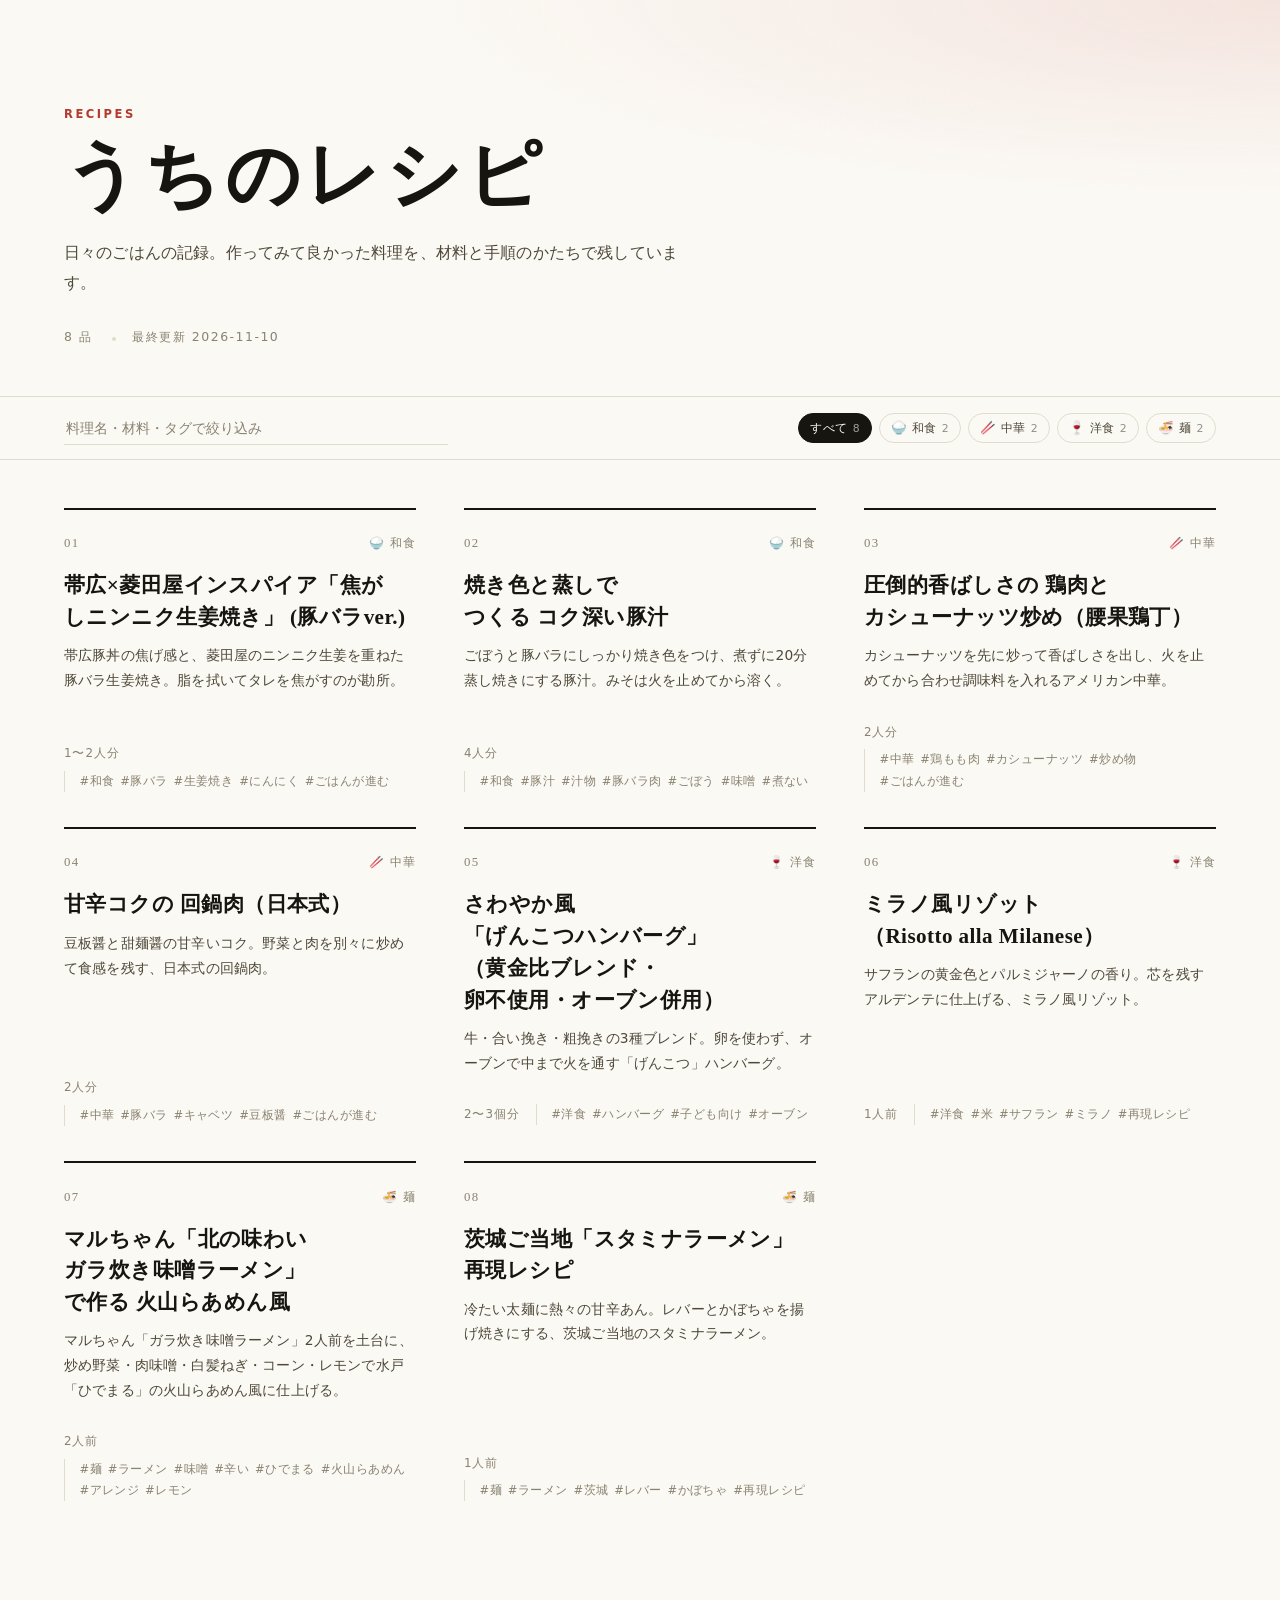
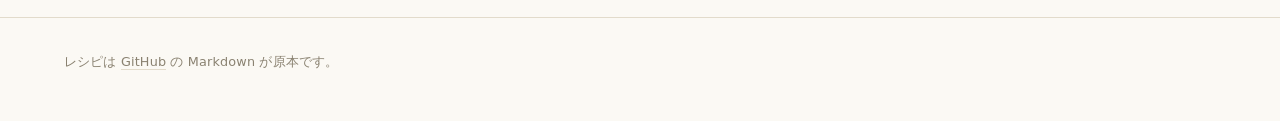
<file: docs/index.html>
<!DOCTYPE html>
<html lang="ja">
<head>
<meta charset="utf-8">
<meta name="viewport" content="width=device-width, initial-scale=1">
<title>うちのレシピ</title>
<meta name="description" content="家庭料理のレシピ集。材料と手順をまとめています。">
<meta property="og:title" content="うちのレシピ">
<meta property="og:description" content="家庭料理のレシピ集。材料と手順をまとめています。">
<meta property="og:type" content="website">
<link rel="stylesheet" href="assets/style.css">
<link rel="icon" href="data:image/svg+xml,<svg xmlns='http://www.w3.org/2000/svg' viewBox='0 0 100 100'><text y='.9em' font-size='90'>🍳</text></svg>">
</head>
<body>
<header class="hero">
  <p class="kicker">RECIPES</p>
  <h1 class="hero-title">うちのレシピ</h1>
  <p class="hero-lede">日々のごはんの記録。作ってみて良かった料理を、材料と手順のかたちで残しています。</p>
  <div class="hero-meta"><span>8 品</span><span>最終更新 <time>2026-11-10</time></span></div>
</header>

<div class="toolbar">
  <div class="search-wrap">
    <label class="visually-hidden" for="q">レシピを検索</label>
    <input id="q" class="search" type="search" placeholder="料理名・材料・タグで絞り込み" autocomplete="off">
  </div>
  <div class="chips"><button class="chip is-active" data-filter="all">すべて<span class="chip-n">8</span></button><button class="chip" data-filter="和食">🍚 和食<span class="chip-n">2</span></button><button class="chip" data-filter="中華">🥢 中華<span class="chip-n">2</span></button><button class="chip" data-filter="洋食">🍷 洋食<span class="chip-n">2</span></button><button class="chip" data-filter="麺">🍜 麺<span class="chip-n">2</span></button></div>
</div>

<main>
  <ul class="cards" id="cards">
<li class="card" data-cat="和食" data-search="帯広×菱田屋インスパイア「焦がしニンニク生姜焼き」 (豚バラver.) 和食 和食 豚バラ 生姜焼き にんにく ごはんが進む 豚バラ肉（スライス） 玉ねぎ 片栗粉（または小麦粉） おろし生姜 おろしニンニク 醤油 砂糖 酒">
  <a class="card-link" href="r/shogayaki.html">
    <span class="card-head">
      <span class="card-no">01</span>
      <span class="card-cat">🍚 和食</span>
    </span>
    <h2 class="card-title">帯広×菱田屋インスパイア「焦がしニンニク生姜焼き」 (豚バラver.)</h2>
    <p class="card-desc">帯広豚丼の焦げ感と、菱田屋のニンニク生姜を重ねた豚バラ生姜焼き。脂を拭いてタレを焦がすのが勘所。</p>
    <span class="card-foot">
      <span class="card-serv">1〜2人分</span>
      <span class="card-tags"><span class="tag">#和食</span><span class="tag">#豚バラ</span><span class="tag">#生姜焼き</span><span class="tag">#にんにく</span><span class="tag">#ごはんが進む</span></span>
    </span>
  </a>
</li>
<li class="card" data-cat="和食" data-search="焼き色と蒸しでつくる コク深い豚汁 和食 和食 豚汁 汁物 豚バラ肉 ごぼう 味噌 煮ない 豚バラ肉 ごぼう にんにく 生姜 玉ねぎ にんじん 大根 こんにゃく サラダ油 和風だし 料理酒 みりん 水 みそ">
  <a class="card-link" href="r/tonjiru-kojima.html">
    <span class="card-head">
      <span class="card-no">02</span>
      <span class="card-cat">🍚 和食</span>
    </span>
    <h2 class="card-title">焼き色と蒸しでつくる コク深い豚汁</h2>
    <p class="card-desc">ごぼうと豚バラにしっかり焼き色をつけ、煮ずに20分蒸し焼きにする豚汁。みそは火を止めてから溶く。</p>
    <span class="card-foot">
      <span class="card-serv">4人分</span>
      <span class="card-tags"><span class="tag">#和食</span><span class="tag">#豚汁</span><span class="tag">#汁物</span><span class="tag">#豚バラ肉</span><span class="tag">#ごぼう</span><span class="tag">#味噌</span><span class="tag">#煮ない</span></span>
    </span>
  </a>
</li>
<li class="card" data-cat="中華" data-search="圧倒的香ばしさの 鶏肉とカシューナッツ炒め（腰果鶏丁） 中華 中華 鶏もも肉 カシューナッツ 炒め物 ごはんが進む 鶏もも肉 カシューナッツ（無塩の素焼きタイプ） ピーマン 赤ピーマン 長ねぎ ニンニク しょうが 鷹の爪（輪切り） サラダ油 醤油 紹興酒（または日本酒） サラダ油 片栗粉 醤油 紹興酒（または日本酒） 酢 砂糖 鶏ガラスープの素（顆粒） 片栗粉 水">
  <a class="card-link" href="r/toriniku-cashew-itame.html">
    <span class="card-head">
      <span class="card-no">03</span>
      <span class="card-cat">🥢 中華</span>
    </span>
    <h2 class="card-title">圧倒的香ばしさの 鶏肉とカシューナッツ炒め（腰果鶏丁）</h2>
    <p class="card-desc">カシューナッツを先に炒って香ばしさを出し、火を止めてから合わせ調味料を入れるアメリカン中華。</p>
    <span class="card-foot">
      <span class="card-serv">2人分</span>
      <span class="card-tags"><span class="tag">#中華</span><span class="tag">#鶏もも肉</span><span class="tag">#カシューナッツ</span><span class="tag">#炒め物</span><span class="tag">#ごはんが進む</span></span>
    </span>
  </a>
</li>
<li class="card" data-cat="中華" data-search="甘辛コクの 回鍋肉（日本式） 中華 中華 豚バラ キャベツ 豆板醤 ごはんが進む 豚バラ肉 キャベツ ピーマン 生姜 にんにく ラード ごま油 サラダ油 中国醤油 紹興酒 甜麺醤 豆板醤 うま味調味料 片栗粉 水">
  <a class="card-link" href="r/hoikoro-japanese-style.html">
    <span class="card-head">
      <span class="card-no">04</span>
      <span class="card-cat">🥢 中華</span>
    </span>
    <h2 class="card-title">甘辛コクの 回鍋肉（日本式）</h2>
    <p class="card-desc">豆板醤と甜麺醤の甘辛いコク。野菜と肉を別々に炒めて食感を残す、日本式の回鍋肉。</p>
    <span class="card-foot">
      <span class="card-serv">2人分</span>
      <span class="card-tags"><span class="tag">#中華</span><span class="tag">#豚バラ</span><span class="tag">#キャベツ</span><span class="tag">#豆板醤</span><span class="tag">#ごはんが進む</span></span>
    </span>
  </a>
</li>
<li class="card" data-cat="洋食" data-search="さわやか風「げんこつハンバーグ」（黄金比ブレンド・卵不使用・オーブン併用） 洋食 洋食 ハンバーグ 子ども向け オーブン 牛ひき肉 牛豚合い挽き肉 牛豚合い挽き肉（粗挽き） 玉ねぎ サラダ油（玉ねぎ炒め用） 塩 ナツメグ（あれば） パン粉 牛乳">
  <a class="card-link" href="r/genkotsu-hamburg.html">
    <span class="card-head">
      <span class="card-no">05</span>
      <span class="card-cat">🍷 洋食</span>
    </span>
    <h2 class="card-title">さわやか風「げんこつハンバーグ」（黄金比ブレンド・卵不使用・オーブン併用）</h2>
    <p class="card-desc">牛・合い挽き・粗挽きの3種ブレンド。卵を使わず、オーブンで中まで火を通す「げんこつ」ハンバーグ。</p>
    <span class="card-foot">
      <span class="card-serv">2〜3個分</span>
      <span class="card-tags"><span class="tag">#洋食</span><span class="tag">#ハンバーグ</span><span class="tag">#子ども向け</span><span class="tag">#オーブン</span></span>
    </span>
  </a>
</li>
<li class="card" data-cat="洋食" data-search="ミラノ風リゾット（Risotto alla Milanese） 洋食 洋食 米 サフラン ミラノ 再現レシピ 生米（洗わない） 玉ねぎ 発酵バター 白ワイン ブイヨン（またはコンソメスープ） サフラン パルメザンチーズ（粉チーズ） 塩・胡椒">
  <a class="card-link" href="r/risotto-alla-milanese.html">
    <span class="card-head">
      <span class="card-no">06</span>
      <span class="card-cat">🍷 洋食</span>
    </span>
    <h2 class="card-title">ミラノ風リゾット（Risotto alla Milanese）</h2>
    <p class="card-desc">サフランの黄金色とパルミジャーノの香り。芯を残すアルデンテに仕上げる、ミラノ風リゾット。</p>
    <span class="card-foot">
      <span class="card-serv">1人前</span>
      <span class="card-tags"><span class="tag">#洋食</span><span class="tag">#米</span><span class="tag">#サフラン</span><span class="tag">#ミラノ</span><span class="tag">#再現レシピ</span></span>
    </span>
  </a>
</li>
<li class="card" data-cat="麺" data-search="マルちゃん「北の味わい ガラ炊き味噌ラーメン」で作る 火山らあめん風 麺 麺 ラーメン 味噌 辛い ひでまる 火山らあめん アレンジ レモン 購入した味噌ラーメン（マルちゃん ガラ炊き味噌ラーメン） 豚ひき肉 もやし 玉ねぎ 長ねぎ コーン チャーシュー レモン ラード 味噌 みりん 砂糖 豆板醤 おろしにんにく 一味唐辛子 ラー油 水">
  <a class="card-link" href="r/kazan-ramen.html">
    <span class="card-head">
      <span class="card-no">07</span>
      <span class="card-cat">🍜 麺</span>
    </span>
    <h2 class="card-title">マルちゃん「北の味わい ガラ炊き味噌ラーメン」で作る 火山らあめん風</h2>
    <p class="card-desc">マルちゃん「ガラ炊き味噌ラーメン」2人前を土台に、炒め野菜・肉味噌・白髪ねぎ・コーン・レモンで水戸「ひでまる」の火山らあめん風に仕上げる。</p>
    <span class="card-foot">
      <span class="card-serv">2人前</span>
      <span class="card-tags"><span class="tag">#麺</span><span class="tag">#ラーメン</span><span class="tag">#味噌</span><span class="tag">#辛い</span><span class="tag">#ひでまる</span><span class="tag">#火山らあめん</span><span class="tag">#アレンジ</span><span class="tag">#レモン</span></span>
    </span>
  </a>
</li>
<li class="card" data-cat="麺" data-search="茨城ご当地「スタミナラーメン」再現レシピ 麺 麺 ラーメン 茨城 レバー かぼちゃ 再現レシピ 豚レバー にんじん キャベツ ニラ かぼちゃ 中華麺（太麺） 酒 しょうが汁 片栗粉 鶏ガラスープ しょうゆ 砂糖 オイスターソース 一味唐辛子 水溶き片栗粉 ごま油 サラダ油">
  <a class="card-link" href="r/stamina-ramen.html">
    <span class="card-head">
      <span class="card-no">08</span>
      <span class="card-cat">🍜 麺</span>
    </span>
    <h2 class="card-title">茨城ご当地「スタミナラーメン」再現レシピ</h2>
    <p class="card-desc">冷たい太麺に熱々の甘辛あん。レバーとかぼちゃを揚げ焼きにする、茨城ご当地のスタミナラーメン。</p>
    <span class="card-foot">
      <span class="card-serv">1人前</span>
      <span class="card-tags"><span class="tag">#麺</span><span class="tag">#ラーメン</span><span class="tag">#茨城</span><span class="tag">#レバー</span><span class="tag">#かぼちゃ</span><span class="tag">#再現レシピ</span></span>
    </span>
  </a>
</li>
  </ul>
  <p class="empty" id="empty" hidden>該当するレシピがありません。</p>
</main>

<footer class="site-foot">
  <p>レシピは <a href="https://github.com/tsubotan1985/recipes">GitHub</a> の Markdown が原本です。</p>
</footer>

<script src="assets/app.js"></script>
</body>
</html>
</file>
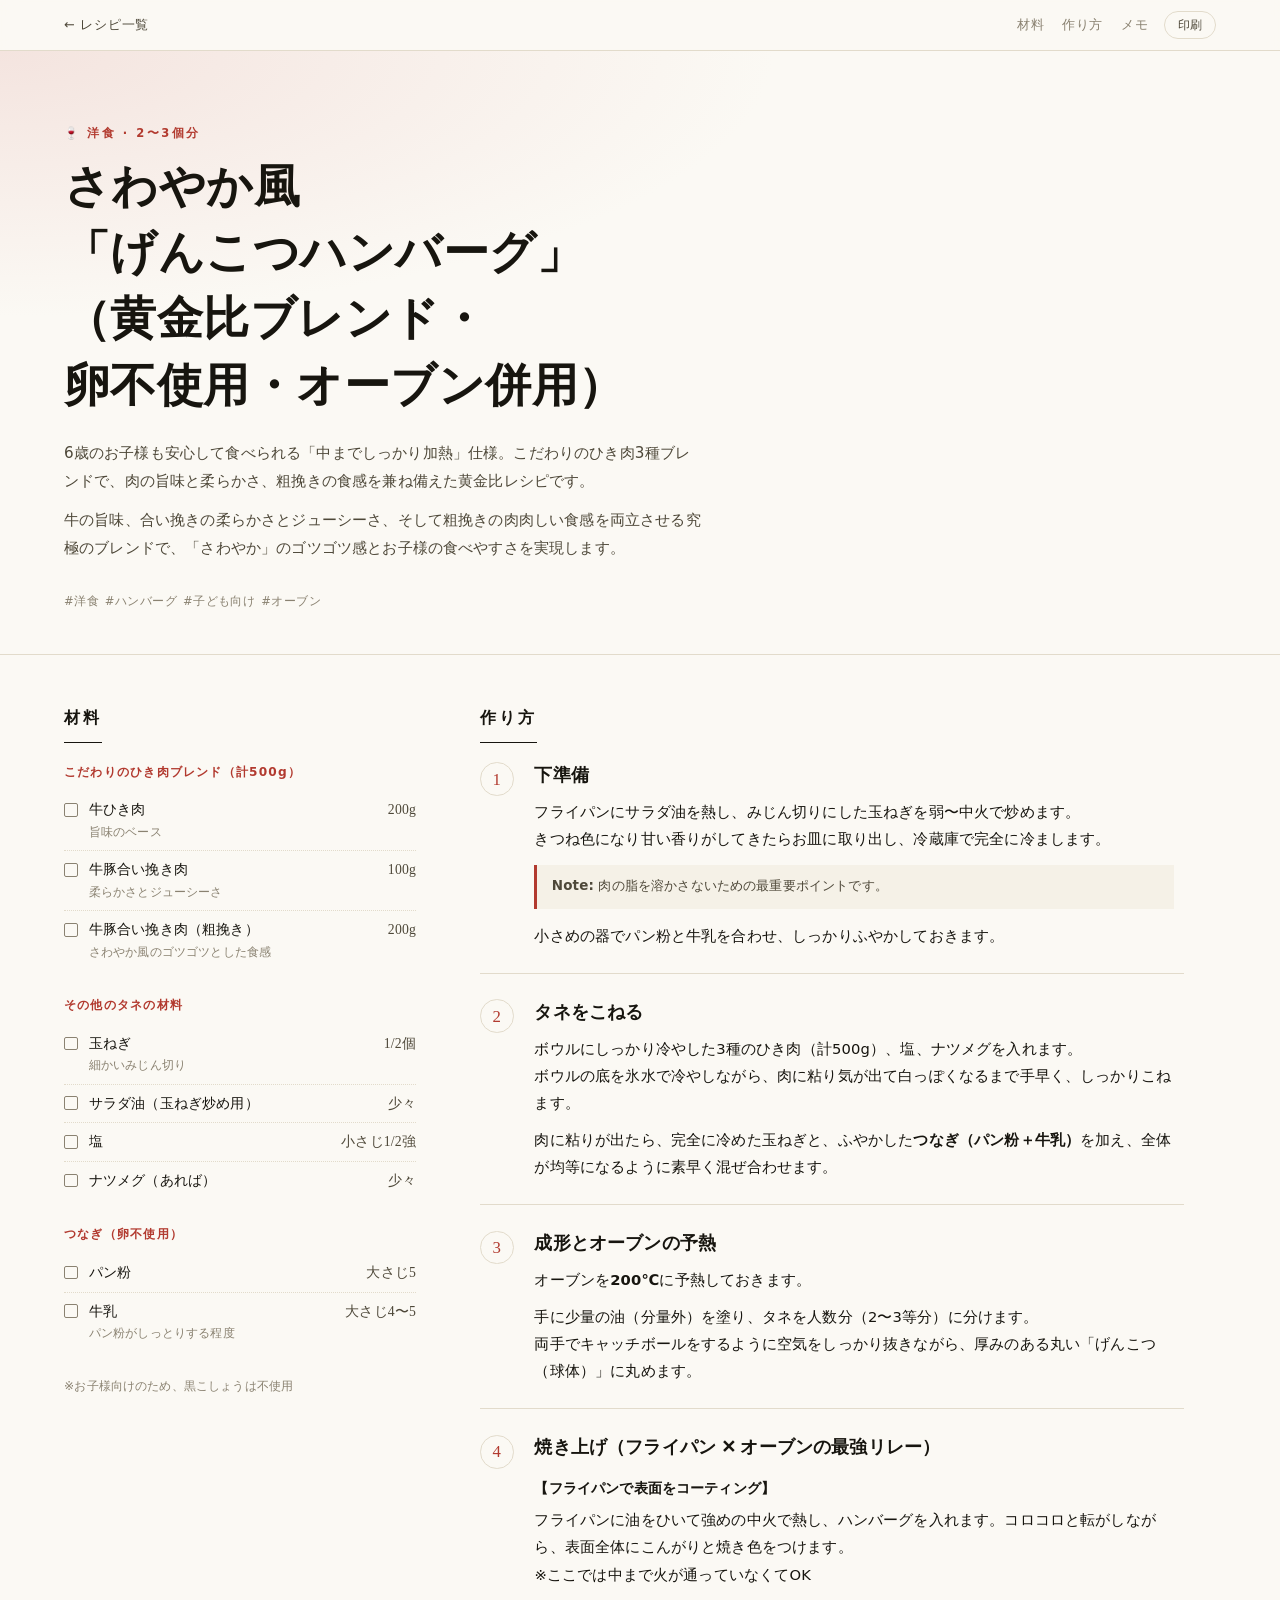
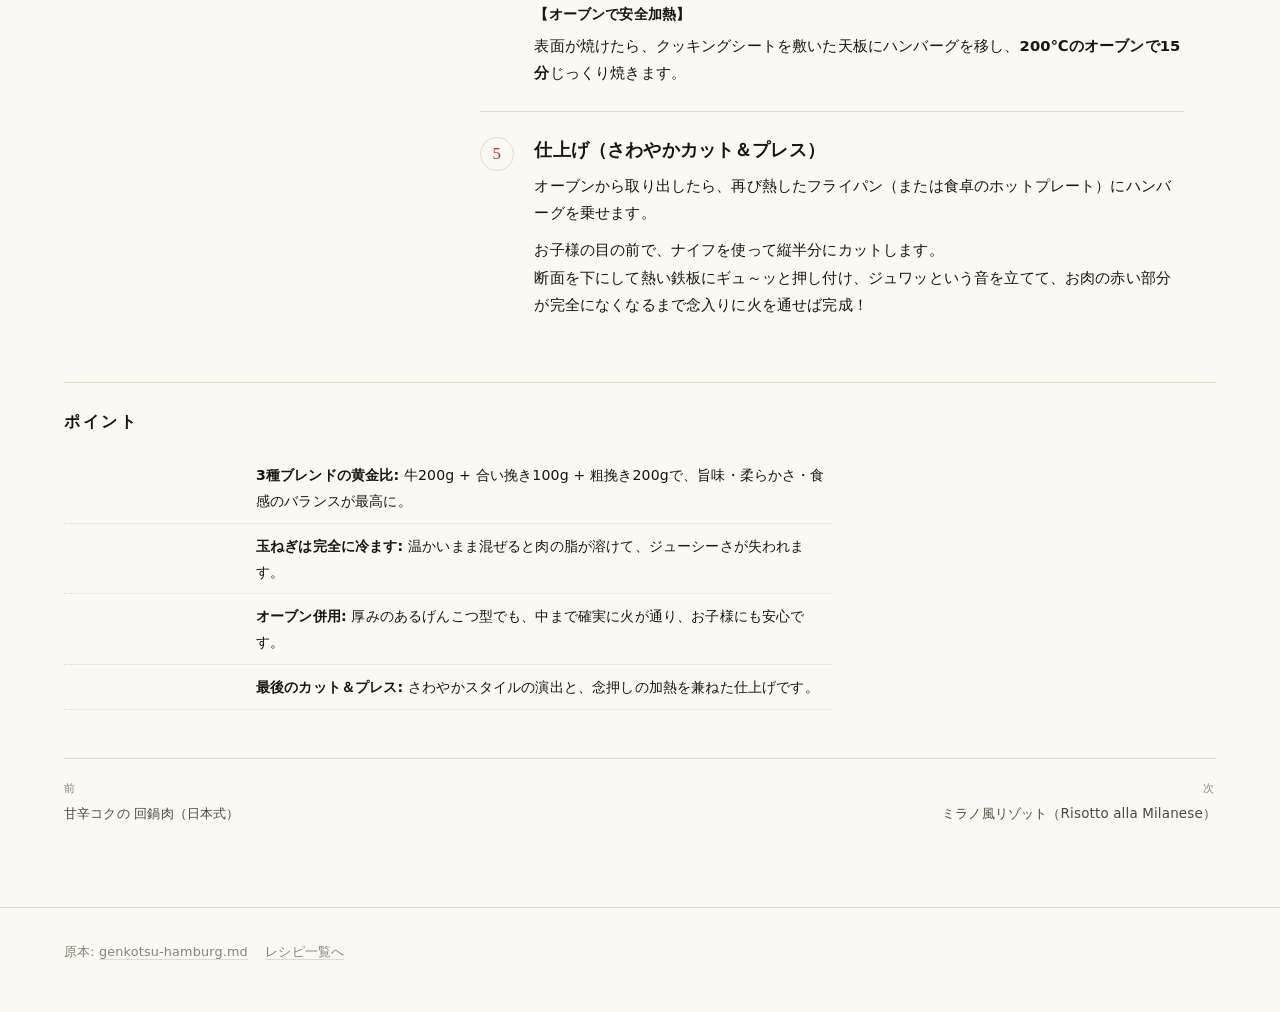
<file: docs/r/genkotsu-hamburg.html>
<!DOCTYPE html>
<html lang="ja">
<head>
<meta charset="utf-8">
<meta name="viewport" content="width=device-width, initial-scale=1">
<title>さわやか風「げんこつハンバーグ」（黄金比ブレンド・卵不使用・オーブン併用）｜うちのレシピ</title>
<meta name="description" content="牛・合い挽き・粗挽きの3種ブレンド。卵を使わず、オーブンで中まで火を通す「げんこつ」ハンバーグ。">
<meta property="og:title" content="さわやか風「げんこつハンバーグ」（黄金比ブレンド・卵不使用・オーブン併用）｜うちのレシピ">
<meta property="og:description" content="牛・合い挽き・粗挽きの3種ブレンド。卵を使わず、オーブンで中まで火を通す「げんこつ」ハンバーグ。">
<meta property="og:type" content="website">
<link rel="stylesheet" href="../assets/style.css">
<link rel="icon" href="data:image/svg+xml,<svg xmlns='http://www.w3.org/2000/svg' viewBox='0 0 100 100'><text y='.9em' font-size='90'>🍳</text></svg>">
</head>
<body>
<nav class="topbar">
  <a class="back" href="../index.html">← レシピ一覧</a>
  <div class="topbar-anchors"><a href="#ingredients">材料</a><a href="#steps">作り方</a><a href="#notes">メモ</a></div>
  <button class="print-btn" type="button" data-print>印刷</button>
</nav>

<header class="r-head">
  <p class="kicker">🍷 洋食 · 2〜3個分</p>
  <h1 class="r-title">さわやか風「げんこつハンバーグ」（黄金比ブレンド・卵不使用・オーブン併用）</h1>
  <div class="r-lead"><p>6歳のお子様も安心して食べられる「中までしっかり加熱」仕様。こだわりのひき肉3種ブレンドで、肉の旨味と柔らかさ、粗挽きの食感を兼ね備えた黄金比レシピです。</p><p>牛の旨味、合い挽きの柔らかさとジューシーさ、そして粗挽きの肉肉しい食感を両立させる究極のブレンドで、「さわやか」のゴツゴツ感とお子様の食べやすさを実現します。</p></div>
  <div class="r-tags"><span class="tag">#洋食</span><span class="tag">#ハンバーグ</span><span class="tag">#子ども向け</span><span class="tag">#オーブン</span></div>
</header>

<main class="r-grid">
  <aside class="ing-col" id="ingredients">
    <h2 class="col-title">材料</h2>
    <div class="ing-block"><h3 class="ing-group">こだわりのひき肉ブレンド（計500g）</h3><ul class="ings"><li class="ing"><label><input type="checkbox" class="ing-check"><span class="ing-name">牛ひき肉</span><span class="ing-amt">200g</span><span class="ing-note">旨味のベース</span></label></li><li class="ing"><label><input type="checkbox" class="ing-check"><span class="ing-name">牛豚合い挽き肉</span><span class="ing-amt">100g</span><span class="ing-note">柔らかさとジューシーさ</span></label></li><li class="ing"><label><input type="checkbox" class="ing-check"><span class="ing-name">牛豚合い挽き肉（粗挽き）</span><span class="ing-amt">200g</span><span class="ing-note">さわやか風のゴツゴツとした食感</span></label></li></ul></div><div class="ing-block"><h3 class="ing-group">その他のタネの材料</h3><ul class="ings"><li class="ing"><label><input type="checkbox" class="ing-check"><span class="ing-name">玉ねぎ</span><span class="ing-amt">1/2個</span><span class="ing-note">細かいみじん切り</span></label></li><li class="ing"><label><input type="checkbox" class="ing-check"><span class="ing-name">サラダ油（玉ねぎ炒め用）</span><span class="ing-amt">少々</span></label></li><li class="ing"><label><input type="checkbox" class="ing-check"><span class="ing-name">塩</span><span class="ing-amt">小さじ1/2強</span></label></li><li class="ing"><label><input type="checkbox" class="ing-check"><span class="ing-name">ナツメグ（あれば）</span><span class="ing-amt">少々</span></label></li></ul></div><div class="ing-block"><h3 class="ing-group">つなぎ（卵不使用）</h3><ul class="ings"><li class="ing"><label><input type="checkbox" class="ing-check"><span class="ing-name">パン粉</span><span class="ing-amt">大さじ5</span></label></li><li class="ing"><label><input type="checkbox" class="ing-check"><span class="ing-name">牛乳</span><span class="ing-amt">大さじ4〜5</span><span class="ing-note">パン粉がしっとりする程度</span></label></li></ul></div><p class="ing-xs">※お子様向けのため、黒こしょうは不使用</p>
  </aside>
  <section class="step-col" id="steps">
    <h2 class="col-title">作り方</h2>
    <ol class="steps"><li class="step">
  <span class="step-no">1</span>
  <div class="step-body">
    <h3 class="step-title">下準備</h3>
    <p>フライパンにサラダ油を熱し、みじん切りにした玉ねぎを弱〜中火で炒めます。<br>きつね色になり甘い香りがしてきたらお皿に取り出し、冷蔵庫で完全に冷まします。</p>
<aside class="callout"><strong>Note:</strong> 肉の脂を溶かさないための最重要ポイントです。</aside>
<p>小さめの器でパン粉と牛乳を合わせ、しっかりふやかしておきます。</p>
  </div>
</li><li class="step">
  <span class="step-no">2</span>
  <div class="step-body">
    <h3 class="step-title">タネをこねる</h3>
    <p>ボウルにしっかり冷やした3種のひき肉（計500g）、塩、ナツメグを入れます。<br>ボウルの底を氷水で冷やしながら、肉に粘り気が出て白っぽくなるまで手早く、しっかりこねます。</p>
<p>肉に粘りが出たら、完全に冷めた玉ねぎと、ふやかした<strong>つなぎ（パン粉＋牛乳）</strong>を加え、全体が均等になるように素早く混ぜ合わせます。</p>
  </div>
</li><li class="step">
  <span class="step-no">3</span>
  <div class="step-body">
    <h3 class="step-title">成形とオーブンの予熱</h3>
    <p>オーブンを<strong>200℃</strong>に予熱しておきます。</p>
<p>手に少量の油（分量外）を塗り、タネを人数分（2〜3等分）に分けます。<br>両手でキャッチボールをするように空気をしっかり抜きながら、厚みのある丸い「げんこつ（球体）」に丸めます。</p>
  </div>
</li><li class="step">
  <span class="step-no">4</span>
  <div class="step-body">
    <h3 class="step-title">焼き上げ（フライパン ✕ オーブンの最強リレー）</h3>
    <p class="subhead"><strong>【フライパンで表面をコーティング】</strong></p>
<p>フライパンに油をひいて強めの中火で熱し、ハンバーグを入れます。コロコロと転がしながら、表面全体にこんがりと焼き色をつけます。<br>※ここでは中まで火が通っていなくてOK</p>
<p class="subhead"><strong>【オーブンで安全加熱】</strong></p>
<p>表面が焼けたら、クッキングシートを敷いた天板にハンバーグを移し、<strong>200℃のオーブンで15分</strong>じっくり焼きます。</p>
  </div>
</li><li class="step">
  <span class="step-no">5</span>
  <div class="step-body">
    <h3 class="step-title">仕上げ（さわやかカット＆プレス）</h3>
    <p>オーブンから取り出したら、再び熱したフライパン（または食卓のホットプレート）にハンバーグを乗せます。</p>
<p>お子様の目の前で、ナイフを使って縦半分にカットします。<br>断面を下にして熱い鉄板にギュ～ッと押し付け、ジュワッという音を立てて、お肉の赤い部分が完全になくなるまで念入りに火を通せば完成！</p>
  </div>
</li></ol>
  </section>
</main>

<section class="panel" id="notes">
  <h2 class="panel-title">ポイント</h2>
  <ul class="kv"><li><span class="kv-k"></span><span class="kv-v"><strong>3種ブレンドの黄金比:</strong> 牛200g + 合い挽き100g + 粗挽き200gで、旨味・柔らかさ・食感のバランスが最高に。</span></li><li><span class="kv-k"></span><span class="kv-v"><strong>玉ねぎは完全に冷ます:</strong> 温かいまま混ぜると肉の脂が溶けて、ジューシーさが失われます。</span></li><li><span class="kv-k"></span><span class="kv-v"><strong>オーブン併用:</strong> 厚みのあるげんこつ型でも、中まで確実に火が通り、お子様にも安心です。</span></li><li><span class="kv-k"></span><span class="kv-v"><strong>最後のカット＆プレス:</strong> さわやかスタイルの演出と、念押しの加熱を兼ねた仕上げです。</span></li></ul>
</section>

<nav class="pager"><a class="pn" href="hoikoro-japanese-style.html"><span>前</span>甘辛コクの 回鍋肉（日本式）</a><a class="pn pn-next" href="risotto-alla-milanese.html"><span>次</span>ミラノ風リゾット（Risotto alla Milanese）</a></nav>

<footer class="site-foot">
  <p>原本: <a href="https://github.com/tsubotan1985/recipes/blob/main/genkotsu-hamburg.md">genkotsu-hamburg.md</a>
  　<a href="../index.html">レシピ一覧へ</a></p>
</footer>

<script src="../assets/app.js"></script>
</body>
</html>
</file>
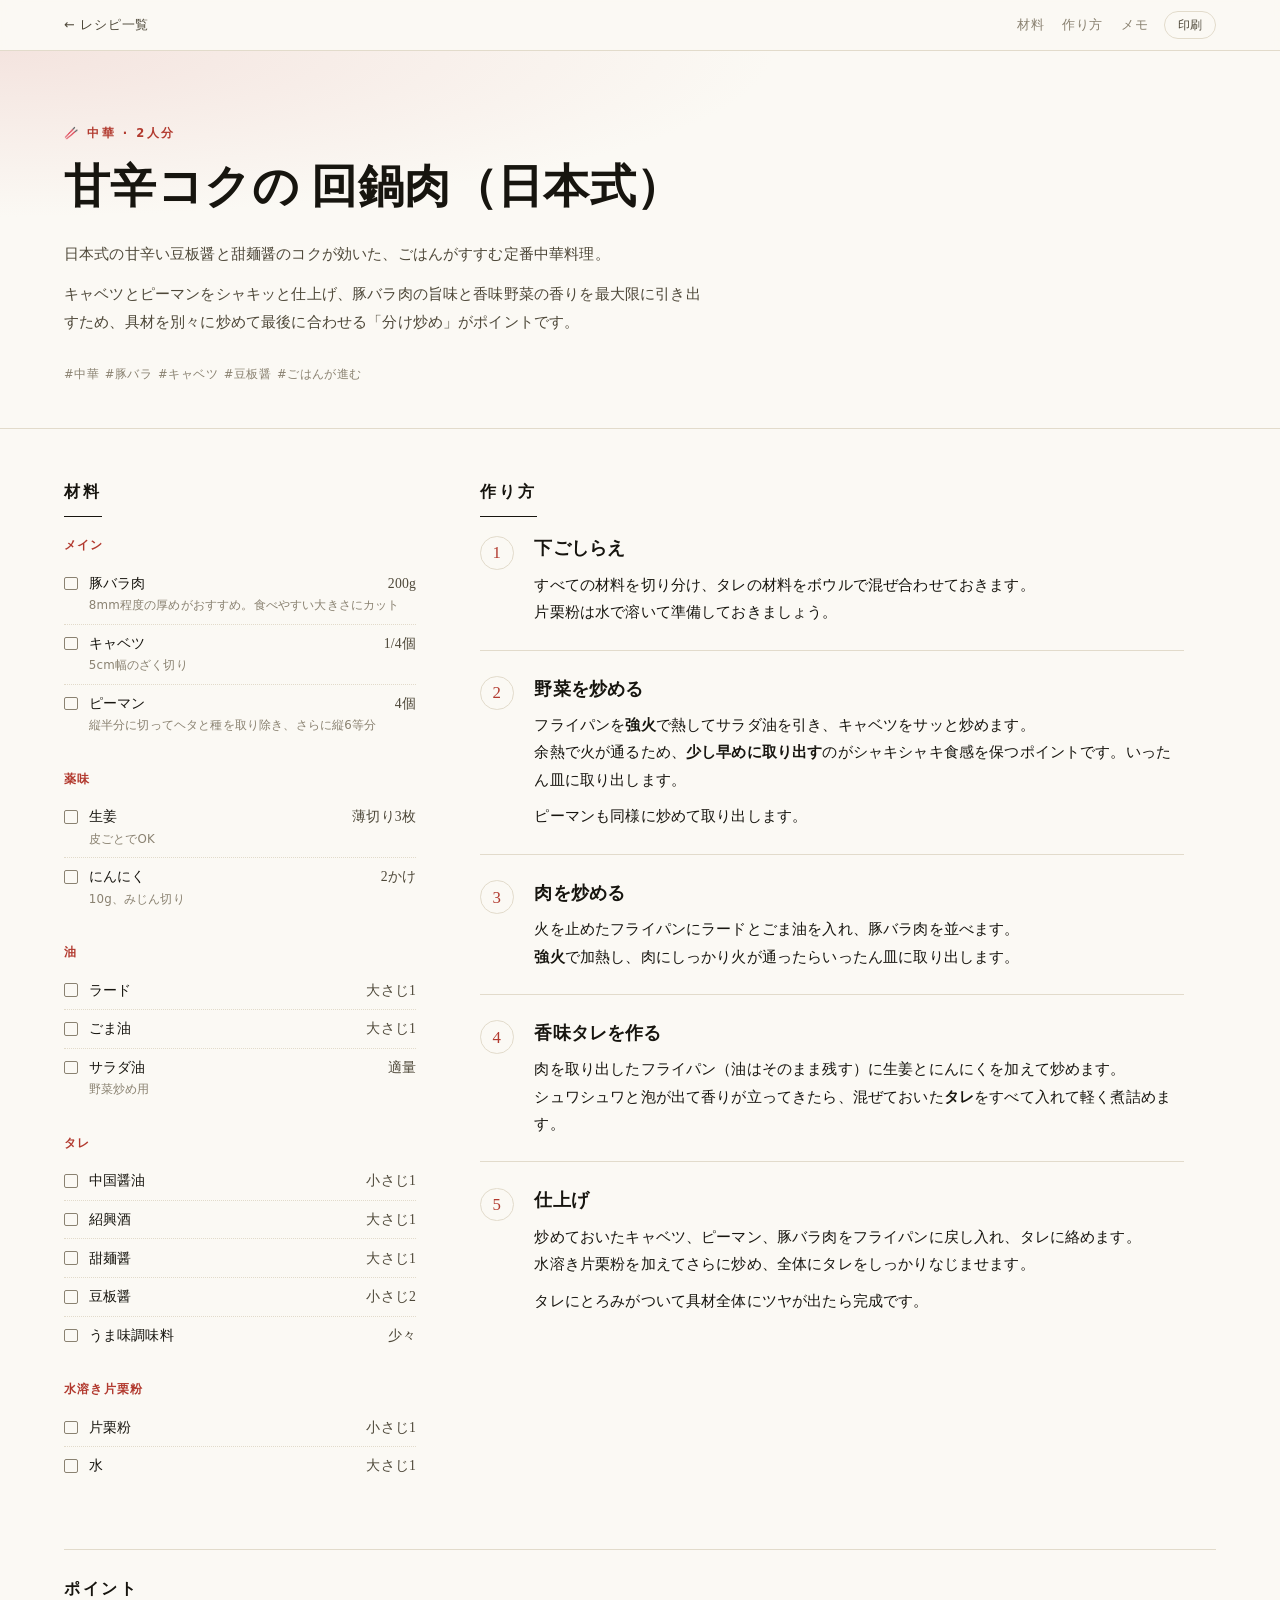
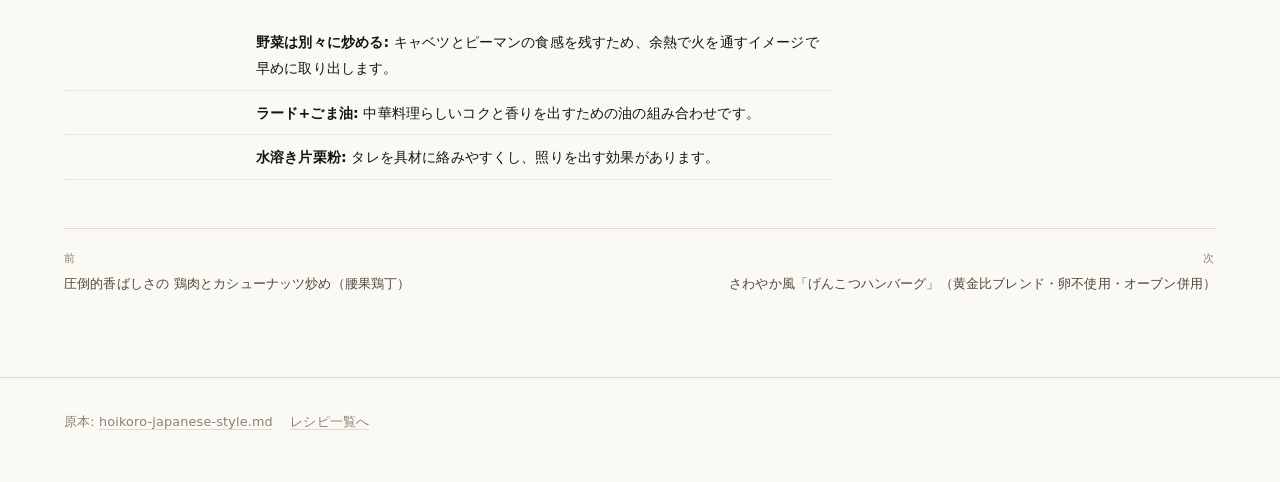
<file: docs/r/hoikoro-japanese-style.html>
<!DOCTYPE html>
<html lang="ja">
<head>
<meta charset="utf-8">
<meta name="viewport" content="width=device-width, initial-scale=1">
<title>甘辛コクの 回鍋肉（日本式）｜うちのレシピ</title>
<meta name="description" content="豆板醤と甜麺醤の甘辛いコク。野菜と肉を別々に炒めて食感を残す、日本式の回鍋肉。">
<meta property="og:title" content="甘辛コクの 回鍋肉（日本式）｜うちのレシピ">
<meta property="og:description" content="豆板醤と甜麺醤の甘辛いコク。野菜と肉を別々に炒めて食感を残す、日本式の回鍋肉。">
<meta property="og:type" content="website">
<link rel="stylesheet" href="../assets/style.css">
<link rel="icon" href="data:image/svg+xml,<svg xmlns='http://www.w3.org/2000/svg' viewBox='0 0 100 100'><text y='.9em' font-size='90'>🍳</text></svg>">
</head>
<body>
<nav class="topbar">
  <a class="back" href="../index.html">← レシピ一覧</a>
  <div class="topbar-anchors"><a href="#ingredients">材料</a><a href="#steps">作り方</a><a href="#notes">メモ</a></div>
  <button class="print-btn" type="button" data-print>印刷</button>
</nav>

<header class="r-head">
  <p class="kicker">🥢 中華 · 2人分</p>
  <h1 class="r-title">甘辛コクの 回鍋肉（日本式）</h1>
  <div class="r-lead"><p>日本式の甘辛い豆板醤と甜麺醤のコクが効いた、ごはんがすすむ定番中華料理。</p><p>キャベツとピーマンをシャキッと仕上げ、豚バラ肉の旨味と香味野菜の香りを最大限に引き出すため、具材を別々に炒めて最後に合わせる「分け炒め」がポイントです。</p></div>
  <div class="r-tags"><span class="tag">#中華</span><span class="tag">#豚バラ</span><span class="tag">#キャベツ</span><span class="tag">#豆板醤</span><span class="tag">#ごはんが進む</span></div>
</header>

<main class="r-grid">
  <aside class="ing-col" id="ingredients">
    <h2 class="col-title">材料</h2>
    <div class="ing-block"><h3 class="ing-group">メイン</h3><ul class="ings"><li class="ing"><label><input type="checkbox" class="ing-check"><span class="ing-name">豚バラ肉</span><span class="ing-amt">200g</span><span class="ing-note">8mm程度の厚めがおすすめ。食べやすい大きさにカット</span></label></li><li class="ing"><label><input type="checkbox" class="ing-check"><span class="ing-name">キャベツ</span><span class="ing-amt">1/4個</span><span class="ing-note">5cm幅のざく切り</span></label></li><li class="ing"><label><input type="checkbox" class="ing-check"><span class="ing-name">ピーマン</span><span class="ing-amt">4個</span><span class="ing-note">縦半分に切ってヘタと種を取り除き、さらに縦6等分</span></label></li></ul></div><div class="ing-block"><h3 class="ing-group">薬味</h3><ul class="ings"><li class="ing"><label><input type="checkbox" class="ing-check"><span class="ing-name">生姜</span><span class="ing-amt">薄切り3枚</span><span class="ing-note">皮ごとでOK</span></label></li><li class="ing"><label><input type="checkbox" class="ing-check"><span class="ing-name">にんにく</span><span class="ing-amt">2かけ</span><span class="ing-note">10g、みじん切り</span></label></li></ul></div><div class="ing-block"><h3 class="ing-group">油</h3><ul class="ings"><li class="ing"><label><input type="checkbox" class="ing-check"><span class="ing-name">ラード</span><span class="ing-amt">大さじ1</span></label></li><li class="ing"><label><input type="checkbox" class="ing-check"><span class="ing-name">ごま油</span><span class="ing-amt">大さじ1</span></label></li><li class="ing"><label><input type="checkbox" class="ing-check"><span class="ing-name">サラダ油</span><span class="ing-amt">適量</span><span class="ing-note">野菜炒め用</span></label></li></ul></div><div class="ing-block"><h3 class="ing-group">タレ</h3><ul class="ings"><li class="ing"><label><input type="checkbox" class="ing-check"><span class="ing-name">中国醤油</span><span class="ing-amt">小さじ1</span></label></li><li class="ing"><label><input type="checkbox" class="ing-check"><span class="ing-name">紹興酒</span><span class="ing-amt">大さじ1</span></label></li><li class="ing"><label><input type="checkbox" class="ing-check"><span class="ing-name">甜麺醤</span><span class="ing-amt">大さじ1</span></label></li><li class="ing"><label><input type="checkbox" class="ing-check"><span class="ing-name">豆板醤</span><span class="ing-amt">小さじ2</span></label></li><li class="ing"><label><input type="checkbox" class="ing-check"><span class="ing-name">うま味調味料</span><span class="ing-amt">少々</span></label></li></ul></div><div class="ing-block"><h3 class="ing-group">水溶き片栗粉</h3><ul class="ings"><li class="ing"><label><input type="checkbox" class="ing-check"><span class="ing-name">片栗粉</span><span class="ing-amt">小さじ1</span></label></li><li class="ing"><label><input type="checkbox" class="ing-check"><span class="ing-name">水</span><span class="ing-amt">大さじ1</span></label></li></ul></div>
  </aside>
  <section class="step-col" id="steps">
    <h2 class="col-title">作り方</h2>
    <ol class="steps"><li class="step">
  <span class="step-no">1</span>
  <div class="step-body">
    <h3 class="step-title">下ごしらえ</h3>
    <p>すべての材料を切り分け、タレの材料をボウルで混ぜ合わせておきます。<br>片栗粉は水で溶いて準備しておきましょう。</p>
  </div>
</li><li class="step">
  <span class="step-no">2</span>
  <div class="step-body">
    <h3 class="step-title">野菜を炒める</h3>
    <p>フライパンを<strong>強火</strong>で熱してサラダ油を引き、キャベツをサッと炒めます。<br>余熱で火が通るため、<strong>少し早めに取り出す</strong>のがシャキシャキ食感を保つポイントです。いったん皿に取り出します。</p>
<p>ピーマンも同様に炒めて取り出します。</p>
  </div>
</li><li class="step">
  <span class="step-no">3</span>
  <div class="step-body">
    <h3 class="step-title">肉を炒める</h3>
    <p>火を止めたフライパンにラードとごま油を入れ、豚バラ肉を並べます。<br><strong>強火</strong>で加熱し、肉にしっかり火が通ったらいったん皿に取り出します。</p>
  </div>
</li><li class="step">
  <span class="step-no">4</span>
  <div class="step-body">
    <h3 class="step-title">香味タレを作る</h3>
    <p>肉を取り出したフライパン（油はそのまま残す）に生姜とにんにくを加えて炒めます。<br>シュワシュワと泡が出て香りが立ってきたら、混ぜておいた<strong>タレ</strong>をすべて入れて軽く煮詰めます。</p>
  </div>
</li><li class="step">
  <span class="step-no">5</span>
  <div class="step-body">
    <h3 class="step-title">仕上げ</h3>
    <p>炒めておいたキャベツ、ピーマン、豚バラ肉をフライパンに戻し入れ、タレに絡めます。<br>水溶き片栗粉を加えてさらに炒め、全体にタレをしっかりなじませます。</p>
<p>タレにとろみがついて具材全体にツヤが出たら完成です。</p>
  </div>
</li></ol>
  </section>
</main>

<section class="panel" id="notes">
  <h2 class="panel-title">ポイント</h2>
  <ul class="kv"><li><span class="kv-k"></span><span class="kv-v"><strong>野菜は別々に炒める:</strong> キャベツとピーマンの食感を残すため、余熱で火を通すイメージで早めに取り出します。</span></li><li><span class="kv-k"></span><span class="kv-v"><strong>ラード+ごま油:</strong> 中華料理らしいコクと香りを出すための油の組み合わせです。</span></li><li><span class="kv-k"></span><span class="kv-v"><strong>水溶き片栗粉:</strong> タレを具材に絡みやすくし、照りを出す効果があります。</span></li></ul>
</section>

<nav class="pager"><a class="pn" href="toriniku-cashew-itame.html"><span>前</span>圧倒的香ばしさの 鶏肉とカシューナッツ炒め（腰果鶏丁）</a><a class="pn pn-next" href="genkotsu-hamburg.html"><span>次</span>さわやか風「げんこつハンバーグ」（黄金比ブレンド・卵不使用・オーブン併用）</a></nav>

<footer class="site-foot">
  <p>原本: <a href="https://github.com/tsubotan1985/recipes/blob/main/hoikoro-japanese-style.md">hoikoro-japanese-style.md</a>
  　<a href="../index.html">レシピ一覧へ</a></p>
</footer>

<script src="../assets/app.js"></script>
</body>
</html>
</file>
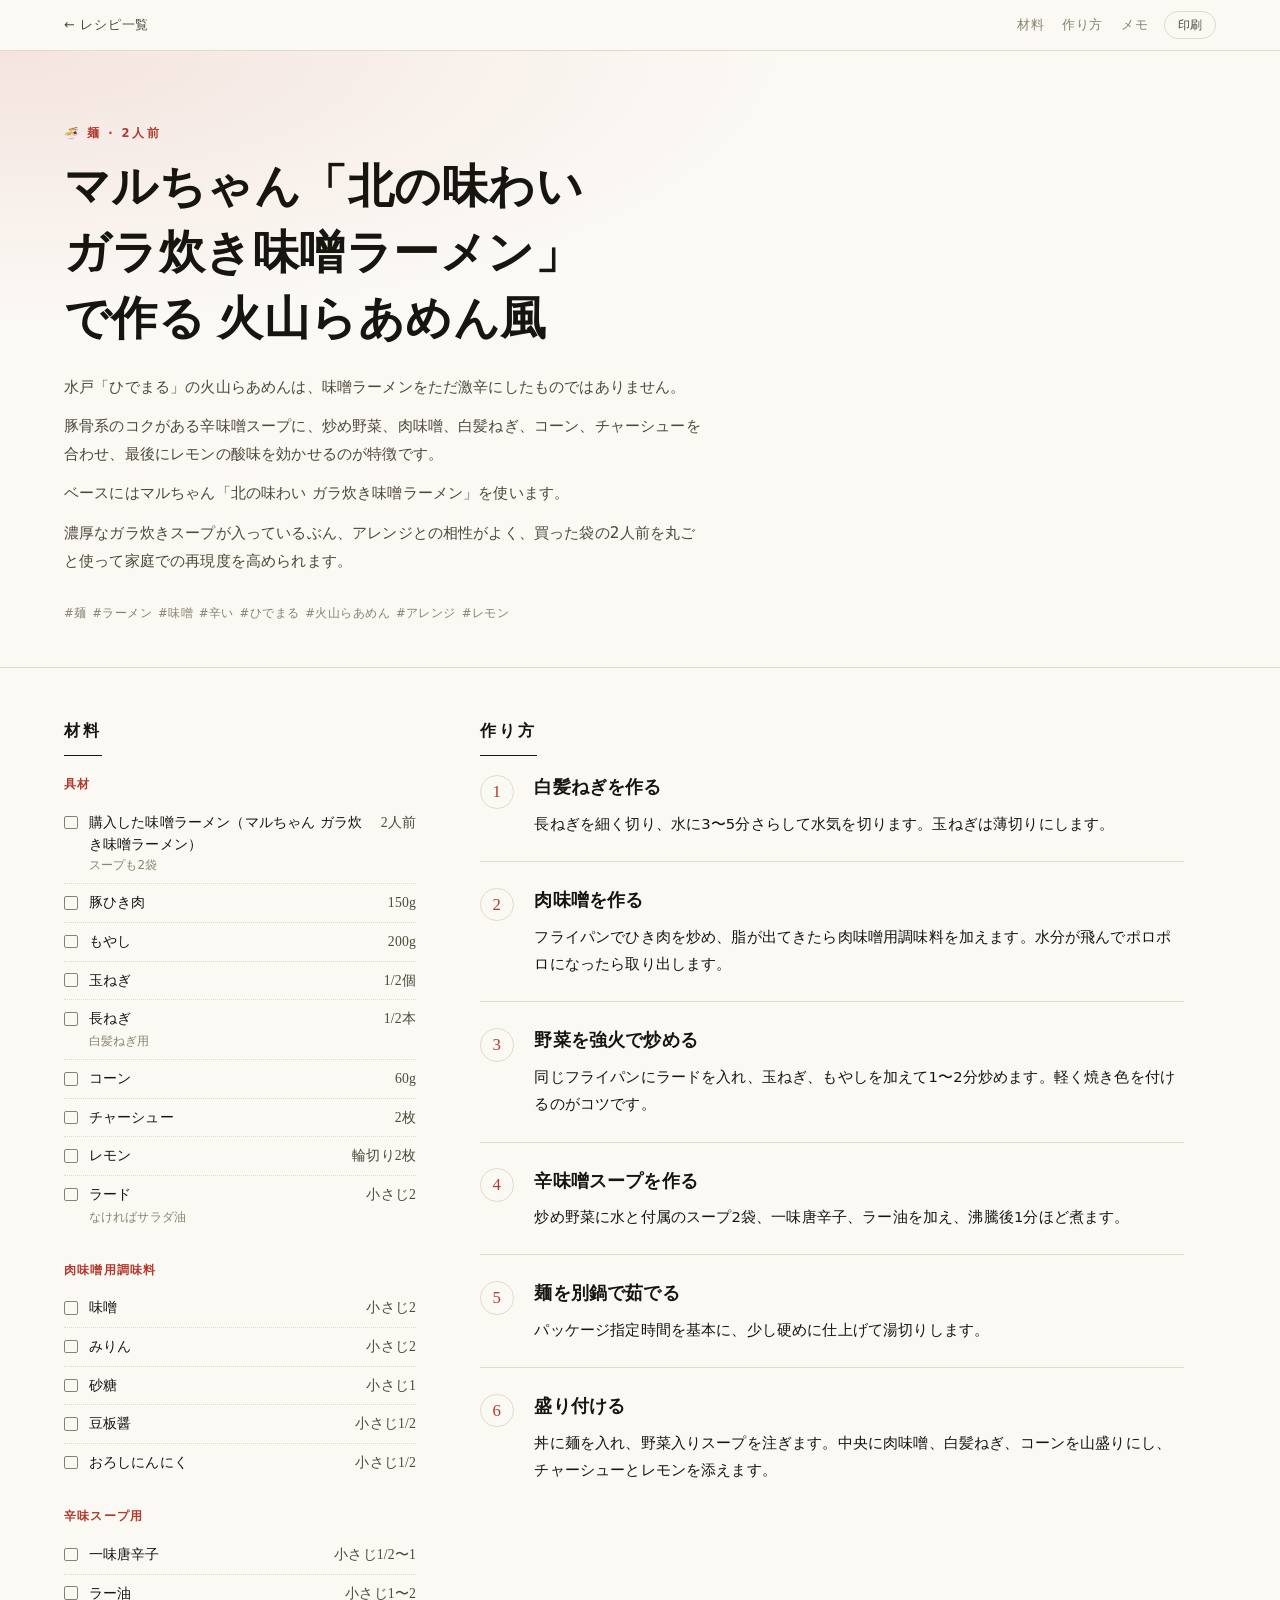
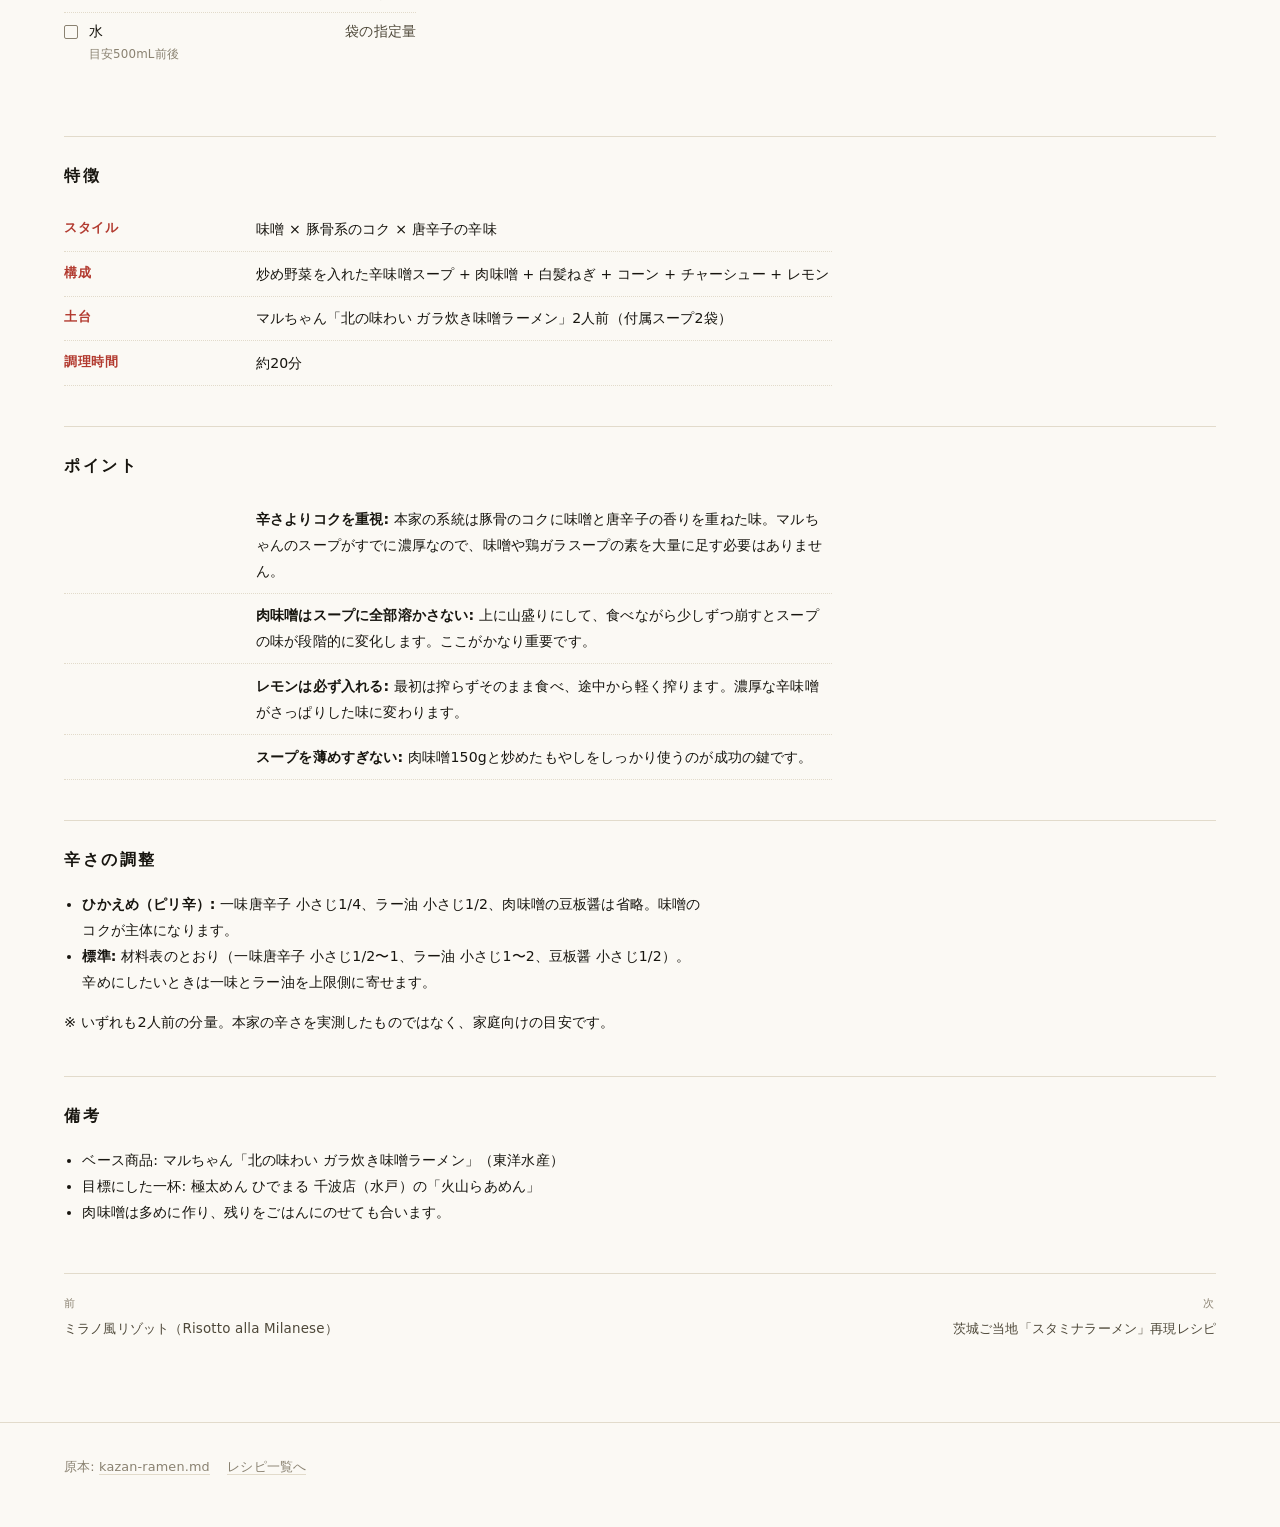
<file: docs/r/kazan-ramen.html>
<!DOCTYPE html>
<html lang="ja">
<head>
<meta charset="utf-8">
<meta name="viewport" content="width=device-width, initial-scale=1">
<title>マルちゃん「北の味わい ガラ炊き味噌ラーメン」で作る 火山らあめん風｜うちのレシピ</title>
<meta name="description" content="マルちゃん「ガラ炊き味噌ラーメン」2人前を土台に、炒め野菜・肉味噌・白髪ねぎ・コーン・レモンで水戸「ひでまる」の火山らあめん風に仕上げる。">
<meta property="og:title" content="マルちゃん「北の味わい ガラ炊き味噌ラーメン」で作る 火山らあめん風｜うちのレシピ">
<meta property="og:description" content="マルちゃん「ガラ炊き味噌ラーメン」2人前を土台に、炒め野菜・肉味噌・白髪ねぎ・コーン・レモンで水戸「ひでまる」の火山らあめん風に仕上げる。">
<meta property="og:type" content="website">
<link rel="stylesheet" href="../assets/style.css">
<link rel="icon" href="data:image/svg+xml,<svg xmlns='http://www.w3.org/2000/svg' viewBox='0 0 100 100'><text y='.9em' font-size='90'>🍳</text></svg>">
</head>
<body>
<nav class="topbar">
  <a class="back" href="../index.html">← レシピ一覧</a>
  <div class="topbar-anchors"><a href="#ingredients">材料</a><a href="#steps">作り方</a><a href="#notes">メモ</a></div>
  <button class="print-btn" type="button" data-print>印刷</button>
</nav>

<header class="r-head">
  <p class="kicker">🍜 麺 · 2人前</p>
  <h1 class="r-title">マルちゃん「北の味わい ガラ炊き味噌ラーメン」で作る 火山らあめん風</h1>
  <div class="r-lead"><p>水戸「ひでまる」の火山らあめんは、味噌ラーメンをただ激辛にしたものではありません。</p><p>豚骨系のコクがある辛味噌スープに、炒め野菜、肉味噌、白髪ねぎ、コーン、チャーシューを合わせ、最後にレモンの酸味を効かせるのが特徴です。</p><p>ベースにはマルちゃん「北の味わい ガラ炊き味噌ラーメン」を使います。</p><p>濃厚なガラ炊きスープが入っているぶん、アレンジとの相性がよく、買った袋の2人前を丸ごと使って家庭での再現度を高められます。</p></div>
  <div class="r-tags"><span class="tag">#麺</span><span class="tag">#ラーメン</span><span class="tag">#味噌</span><span class="tag">#辛い</span><span class="tag">#ひでまる</span><span class="tag">#火山らあめん</span><span class="tag">#アレンジ</span><span class="tag">#レモン</span></div>
</header>

<main class="r-grid">
  <aside class="ing-col" id="ingredients">
    <h2 class="col-title">材料</h2>
    <div class="ing-block"><h3 class="ing-group">具材</h3><ul class="ings"><li class="ing"><label><input type="checkbox" class="ing-check"><span class="ing-name">購入した味噌ラーメン（マルちゃん ガラ炊き味噌ラーメン）</span><span class="ing-amt">2人前</span><span class="ing-note">スープも2袋</span></label></li><li class="ing"><label><input type="checkbox" class="ing-check"><span class="ing-name">豚ひき肉</span><span class="ing-amt">150g</span></label></li><li class="ing"><label><input type="checkbox" class="ing-check"><span class="ing-name">もやし</span><span class="ing-amt">200g</span></label></li><li class="ing"><label><input type="checkbox" class="ing-check"><span class="ing-name">玉ねぎ</span><span class="ing-amt">1/2個</span></label></li><li class="ing"><label><input type="checkbox" class="ing-check"><span class="ing-name">長ねぎ</span><span class="ing-amt">1/2本</span><span class="ing-note">白髪ねぎ用</span></label></li><li class="ing"><label><input type="checkbox" class="ing-check"><span class="ing-name">コーン</span><span class="ing-amt">60g</span></label></li><li class="ing"><label><input type="checkbox" class="ing-check"><span class="ing-name">チャーシュー</span><span class="ing-amt">2枚</span></label></li><li class="ing"><label><input type="checkbox" class="ing-check"><span class="ing-name">レモン</span><span class="ing-amt">輪切り2枚</span></label></li><li class="ing"><label><input type="checkbox" class="ing-check"><span class="ing-name">ラード</span><span class="ing-amt">小さじ2</span><span class="ing-note">なければサラダ油</span></label></li></ul></div><div class="ing-block"><h3 class="ing-group">肉味噌用調味料</h3><ul class="ings"><li class="ing"><label><input type="checkbox" class="ing-check"><span class="ing-name">味噌</span><span class="ing-amt">小さじ2</span></label></li><li class="ing"><label><input type="checkbox" class="ing-check"><span class="ing-name">みりん</span><span class="ing-amt">小さじ2</span></label></li><li class="ing"><label><input type="checkbox" class="ing-check"><span class="ing-name">砂糖</span><span class="ing-amt">小さじ1</span></label></li><li class="ing"><label><input type="checkbox" class="ing-check"><span class="ing-name">豆板醤</span><span class="ing-amt">小さじ1/2</span></label></li><li class="ing"><label><input type="checkbox" class="ing-check"><span class="ing-name">おろしにんにく</span><span class="ing-amt">小さじ1/2</span></label></li></ul></div><div class="ing-block"><h3 class="ing-group">辛味スープ用</h3><ul class="ings"><li class="ing"><label><input type="checkbox" class="ing-check"><span class="ing-name">一味唐辛子</span><span class="ing-amt">小さじ1/2〜1</span></label></li><li class="ing"><label><input type="checkbox" class="ing-check"><span class="ing-name">ラー油</span><span class="ing-amt">小さじ1〜2</span></label></li><li class="ing"><label><input type="checkbox" class="ing-check"><span class="ing-name">水</span><span class="ing-amt">袋の指定量</span><span class="ing-note">目安500mL前後</span></label></li></ul></div>
  </aside>
  <section class="step-col" id="steps">
    <h2 class="col-title">作り方</h2>
    <ol class="steps"><li class="step">
  <span class="step-no">1</span>
  <div class="step-body">
    <h3 class="step-title">白髪ねぎを作る</h3>
    <p>長ねぎを細く切り、水に3〜5分さらして水気を切ります。玉ねぎは薄切りにします。</p>
  </div>
</li><li class="step">
  <span class="step-no">2</span>
  <div class="step-body">
    <h3 class="step-title">肉味噌を作る</h3>
    <p>フライパンでひき肉を炒め、脂が出てきたら肉味噌用調味料を加えます。水分が飛んでポロポロになったら取り出します。</p>
  </div>
</li><li class="step">
  <span class="step-no">3</span>
  <div class="step-body">
    <h3 class="step-title">野菜を強火で炒める</h3>
    <p>同じフライパンにラードを入れ、玉ねぎ、もやしを加えて1〜2分炒めます。軽く焼き色を付けるのがコツです。</p>
  </div>
</li><li class="step">
  <span class="step-no">4</span>
  <div class="step-body">
    <h3 class="step-title">辛味噌スープを作る</h3>
    <p>炒め野菜に水と付属のスープ2袋、一味唐辛子、ラー油を加え、沸騰後1分ほど煮ます。</p>
  </div>
</li><li class="step">
  <span class="step-no">5</span>
  <div class="step-body">
    <h3 class="step-title">麺を別鍋で茹でる</h3>
    <p>パッケージ指定時間を基本に、少し硬めに仕上げて湯切りします。</p>
  </div>
</li><li class="step">
  <span class="step-no">6</span>
  <div class="step-body">
    <h3 class="step-title">盛り付ける</h3>
    <p>丼に麺を入れ、野菜入りスープを注ぎます。中央に肉味噌、白髪ねぎ、コーンを山盛りにし、チャーシューとレモンを添えます。</p>
  </div>
</li></ol>
  </section>
</main>

<section class="panel" id="notes">
  <h2 class="panel-title">特徴</h2>
  <ul class="kv"><li><span class="kv-k">スタイル</span><span class="kv-v">味噌 × 豚骨系のコク × 唐辛子の辛味</span></li><li><span class="kv-k">構成</span><span class="kv-v">炒め野菜を入れた辛味噌スープ + 肉味噌 + 白髪ねぎ + コーン + チャーシュー + レモン</span></li><li><span class="kv-k">土台</span><span class="kv-v">マルちゃん「北の味わい ガラ炊き味噌ラーメン」2人前（付属スープ2袋）</span></li><li><span class="kv-k">調理時間</span><span class="kv-v">約20分</span></li></ul>
</section><section class="panel" id="notes">
  <h2 class="panel-title">ポイント</h2>
  <ul class="kv"><li><span class="kv-k"></span><span class="kv-v"><strong>辛さよりコクを重視:</strong> 本家の系統は豚骨のコクに味噌と唐辛子の香りを重ねた味。マルちゃんのスープがすでに濃厚なので、味噌や鶏ガラスープの素を大量に足す必要はありません。</span></li><li><span class="kv-k"></span><span class="kv-v"><strong>肉味噌はスープに全部溶かさない:</strong> 上に山盛りにして、食べながら少しずつ崩すとスープの味が段階的に変化します。ここがかなり重要です。</span></li><li><span class="kv-k"></span><span class="kv-v"><strong>レモンは必ず入れる:</strong> 最初は搾らずそのまま食べ、途中から軽く搾ります。濃厚な辛味噌がさっぱりした味に変わります。</span></li><li><span class="kv-k"></span><span class="kv-v"><strong>スープを薄めすぎない:</strong> 肉味噌150gと炒めたもやしをしっかり使うのが成功の鍵です。</span></li></ul>
</section><section class="panel" id="notes">
  <h2 class="panel-title">辛さの調整</h2>
  <div class="prose"><ul class="mini">
<li><strong>ひかえめ（ピリ辛）:</strong> 一味唐辛子 小さじ1/4、ラー油 小さじ1/2、肉味噌の豆板醤は省略。味噌のコクが主体になります。</li>
<li><strong>標準:</strong> 材料表のとおり（一味唐辛子 小さじ1/2〜1、ラー油 小さじ1〜2、豆板醤 小さじ1/2）。辛めにしたいときは一味とラー油を上限側に寄せます。</li>
</ul>
<p class="note">※ いずれも2人前の分量。本家の辛さを実測したものではなく、家庭向けの目安です。</p></div>
</section><section class="panel" id="notes">
  <h2 class="panel-title">備考</h2>
  <div class="prose"><ul class="mini">
<li>ベース商品: マルちゃん「北の味わい ガラ炊き味噌ラーメン」（東洋水産）</li>
<li>目標にした一杯: 極太めん ひでまる 千波店（水戸）の「火山らあめん」</li>
<li>肉味噌は多めに作り、残りをごはんにのせても合います。</li>
</ul></div>
</section>

<nav class="pager"><a class="pn" href="risotto-alla-milanese.html"><span>前</span>ミラノ風リゾット（Risotto alla Milanese）</a><a class="pn pn-next" href="stamina-ramen.html"><span>次</span>茨城ご当地「スタミナラーメン」再現レシピ</a></nav>

<footer class="site-foot">
  <p>原本: <a href="https://github.com/tsubotan1985/recipes/blob/main/kazan-ramen.md">kazan-ramen.md</a>
  　<a href="../index.html">レシピ一覧へ</a></p>
</footer>

<script src="../assets/app.js"></script>
</body>
</html>
</file>
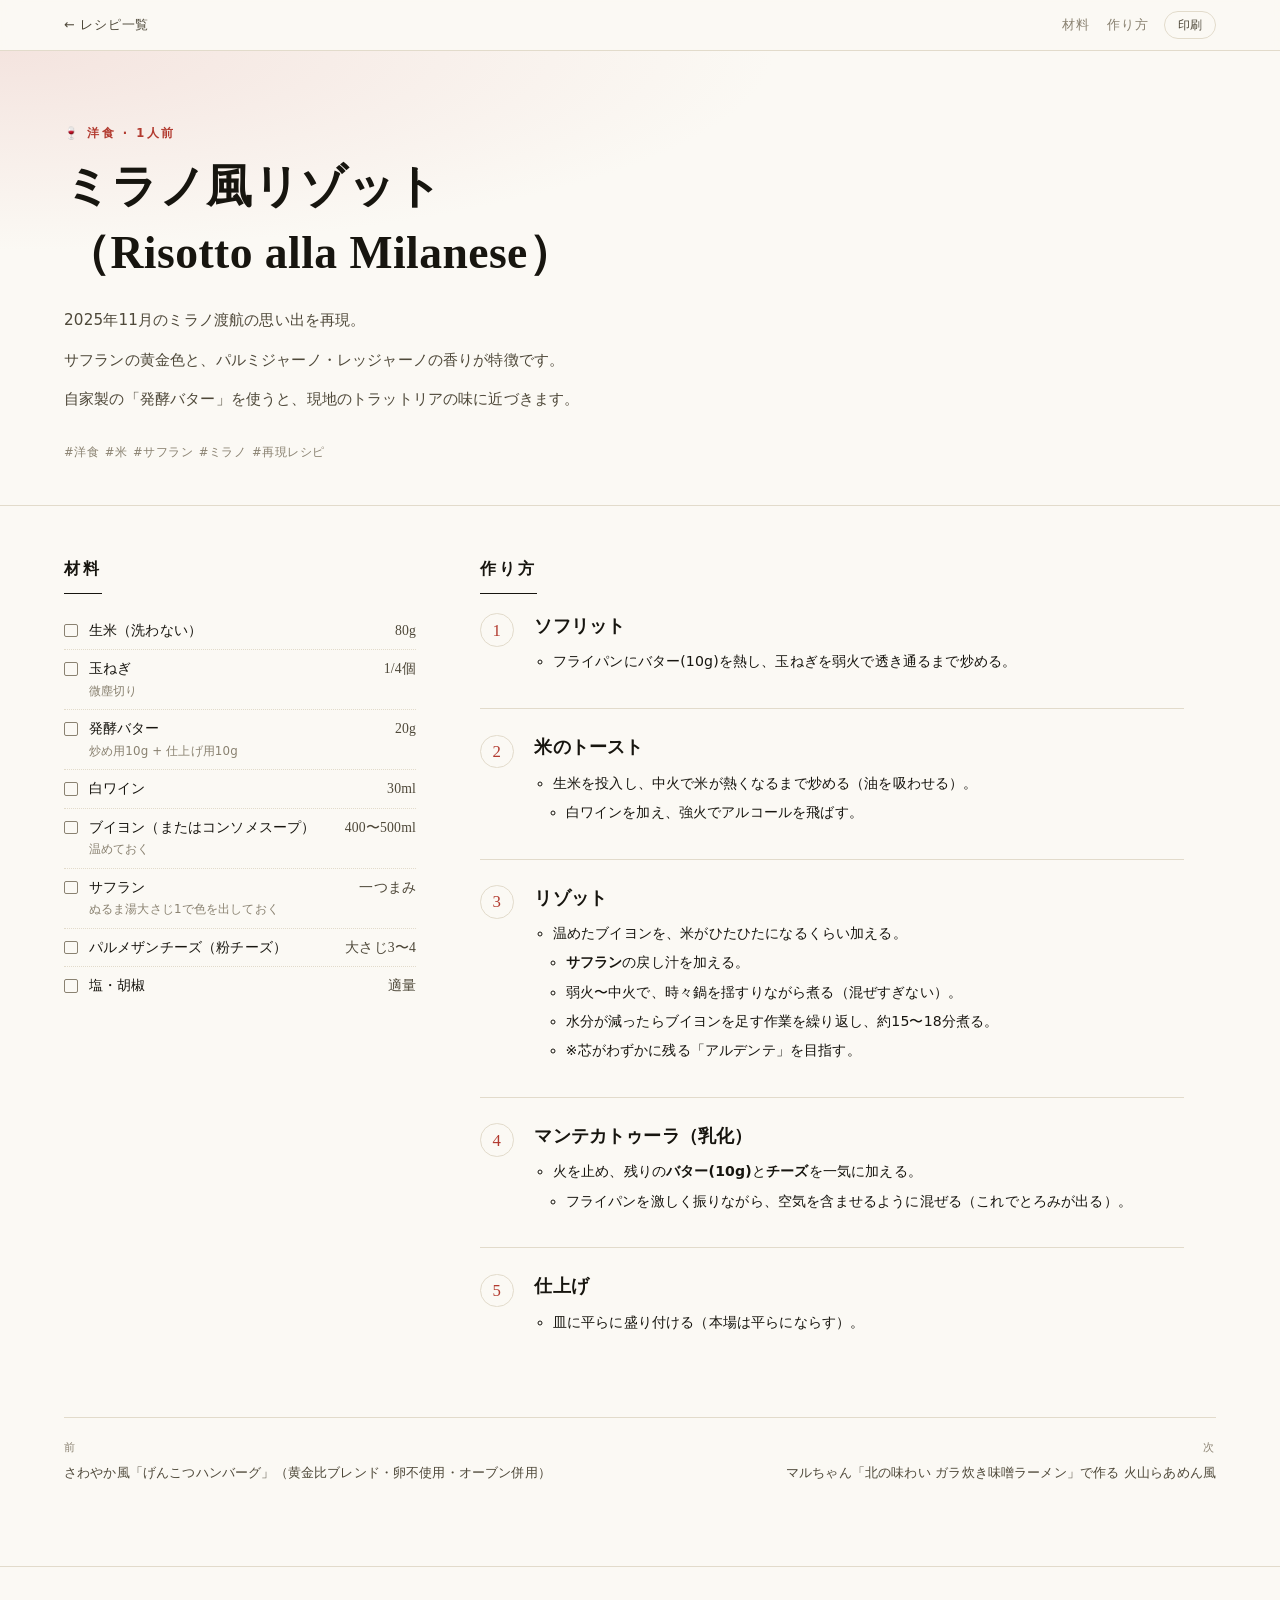
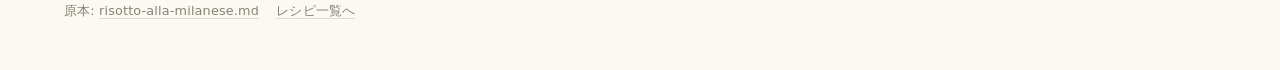
<file: docs/r/risotto-alla-milanese.html>
<!DOCTYPE html>
<html lang="ja">
<head>
<meta charset="utf-8">
<meta name="viewport" content="width=device-width, initial-scale=1">
<title>ミラノ風リゾット（Risotto alla Milanese）｜うちのレシピ</title>
<meta name="description" content="サフランの黄金色とパルミジャーノの香り。芯を残すアルデンテに仕上げる、ミラノ風リゾット。">
<meta property="og:title" content="ミラノ風リゾット（Risotto alla Milanese）｜うちのレシピ">
<meta property="og:description" content="サフランの黄金色とパルミジャーノの香り。芯を残すアルデンテに仕上げる、ミラノ風リゾット。">
<meta property="og:type" content="website">
<link rel="stylesheet" href="../assets/style.css">
<link rel="icon" href="data:image/svg+xml,<svg xmlns='http://www.w3.org/2000/svg' viewBox='0 0 100 100'><text y='.9em' font-size='90'>🍳</text></svg>">
</head>
<body>
<nav class="topbar">
  <a class="back" href="../index.html">← レシピ一覧</a>
  <div class="topbar-anchors"><a href="#ingredients">材料</a><a href="#steps">作り方</a></div>
  <button class="print-btn" type="button" data-print>印刷</button>
</nav>

<header class="r-head">
  <p class="kicker">🍷 洋食 · 1人前</p>
  <h1 class="r-title">ミラノ風リゾット（Risotto alla Milanese）</h1>
  <div class="r-lead"><p>2025年11月のミラノ渡航の思い出を再現。</p><p>サフランの黄金色と、パルミジャーノ・レッジャーノの香りが特徴です。</p><p>自家製の「発酵バター」を使うと、現地のトラットリアの味に近づきます。</p></div>
  <div class="r-tags"><span class="tag">#洋食</span><span class="tag">#米</span><span class="tag">#サフラン</span><span class="tag">#ミラノ</span><span class="tag">#再現レシピ</span></div>
</header>

<main class="r-grid">
  <aside class="ing-col" id="ingredients">
    <h2 class="col-title">材料</h2>
    <div class="ing-block"><ul class="ings"><li class="ing"><label><input type="checkbox" class="ing-check"><span class="ing-name">生米（洗わない）</span><span class="ing-amt">80g</span></label></li><li class="ing"><label><input type="checkbox" class="ing-check"><span class="ing-name">玉ねぎ</span><span class="ing-amt">1/4個</span><span class="ing-note">微塵切り</span></label></li><li class="ing"><label><input type="checkbox" class="ing-check"><span class="ing-name">発酵バター</span><span class="ing-amt">20g</span><span class="ing-note">炒め用10g + 仕上げ用10g</span></label></li><li class="ing"><label><input type="checkbox" class="ing-check"><span class="ing-name">白ワイン</span><span class="ing-amt">30ml</span></label></li><li class="ing"><label><input type="checkbox" class="ing-check"><span class="ing-name">ブイヨン（またはコンソメスープ）</span><span class="ing-amt">400〜500ml</span><span class="ing-note">温めておく</span></label></li><li class="ing"><label><input type="checkbox" class="ing-check"><span class="ing-name">サフラン</span><span class="ing-amt">一つまみ</span><span class="ing-note">ぬるま湯大さじ1で色を出しておく</span></label></li><li class="ing"><label><input type="checkbox" class="ing-check"><span class="ing-name">パルメザンチーズ（粉チーズ）</span><span class="ing-amt">大さじ3〜4</span></label></li><li class="ing"><label><input type="checkbox" class="ing-check"><span class="ing-name">塩・胡椒</span><span class="ing-amt">適量</span></label></li></ul></div>
  </aside>
  <section class="step-col" id="steps">
    <h2 class="col-title">作り方</h2>
    <ol class="steps"><li class="step">
  <span class="step-no">1</span>
  <div class="step-body">
    <h3 class="step-title">ソフリット</h3>
    <ul class="mini">
<li>フライパンにバター(10g)を熱し、玉ねぎを弱火で透き通るまで炒める。</li>
</ul>
  </div>
</li><li class="step">
  <span class="step-no">2</span>
  <div class="step-body">
    <h3 class="step-title">米のトースト</h3>
    <ul class="mini">
<li>生米を投入し、中火で米が熱くなるまで炒める（油を吸わせる）。</li>
<li class="sub">白ワインを加え、強火でアルコールを飛ばす。</li>
</ul>
  </div>
</li><li class="step">
  <span class="step-no">3</span>
  <div class="step-body">
    <h3 class="step-title">リゾット</h3>
    <ul class="mini">
<li>温めたブイヨンを、米がひたひたになるくらい加える。</li>
<li class="sub"><strong>サフラン</strong>の戻し汁を加える。</li>
<li class="sub">弱火〜中火で、時々鍋を揺すりながら煮る（混ぜすぎない）。</li>
<li class="sub">水分が減ったらブイヨンを足す作業を繰り返し、約15〜18分煮る。</li>
<li class="sub">※芯がわずかに残る「アルデンテ」を目指す。</li>
</ul>
  </div>
</li><li class="step">
  <span class="step-no">4</span>
  <div class="step-body">
    <h3 class="step-title">マンテカトゥーラ（乳化）</h3>
    <ul class="mini">
<li>火を止め、残りの<strong>バター(10g)</strong>と<strong>チーズ</strong>を一気に加える。</li>
<li class="sub">フライパンを激しく振りながら、空気を含ませるように混ぜる（これでとろみが出る）。</li>
</ul>
  </div>
</li><li class="step">
  <span class="step-no">5</span>
  <div class="step-body">
    <h3 class="step-title">仕上げ</h3>
    <ul class="mini">
<li>皿に平らに盛り付ける（本場は平らにならす）。</li>
</ul>
  </div>
</li></ol>
  </section>
</main>



<nav class="pager"><a class="pn" href="genkotsu-hamburg.html"><span>前</span>さわやか風「げんこつハンバーグ」（黄金比ブレンド・卵不使用・オーブン併用）</a><a class="pn pn-next" href="kazan-ramen.html"><span>次</span>マルちゃん「北の味わい ガラ炊き味噌ラーメン」で作る 火山らあめん風</a></nav>

<footer class="site-foot">
  <p>原本: <a href="https://github.com/tsubotan1985/recipes/blob/main/risotto-alla-milanese.md">risotto-alla-milanese.md</a>
  　<a href="../index.html">レシピ一覧へ</a></p>
</footer>

<script src="../assets/app.js"></script>
</body>
</html>
</file>
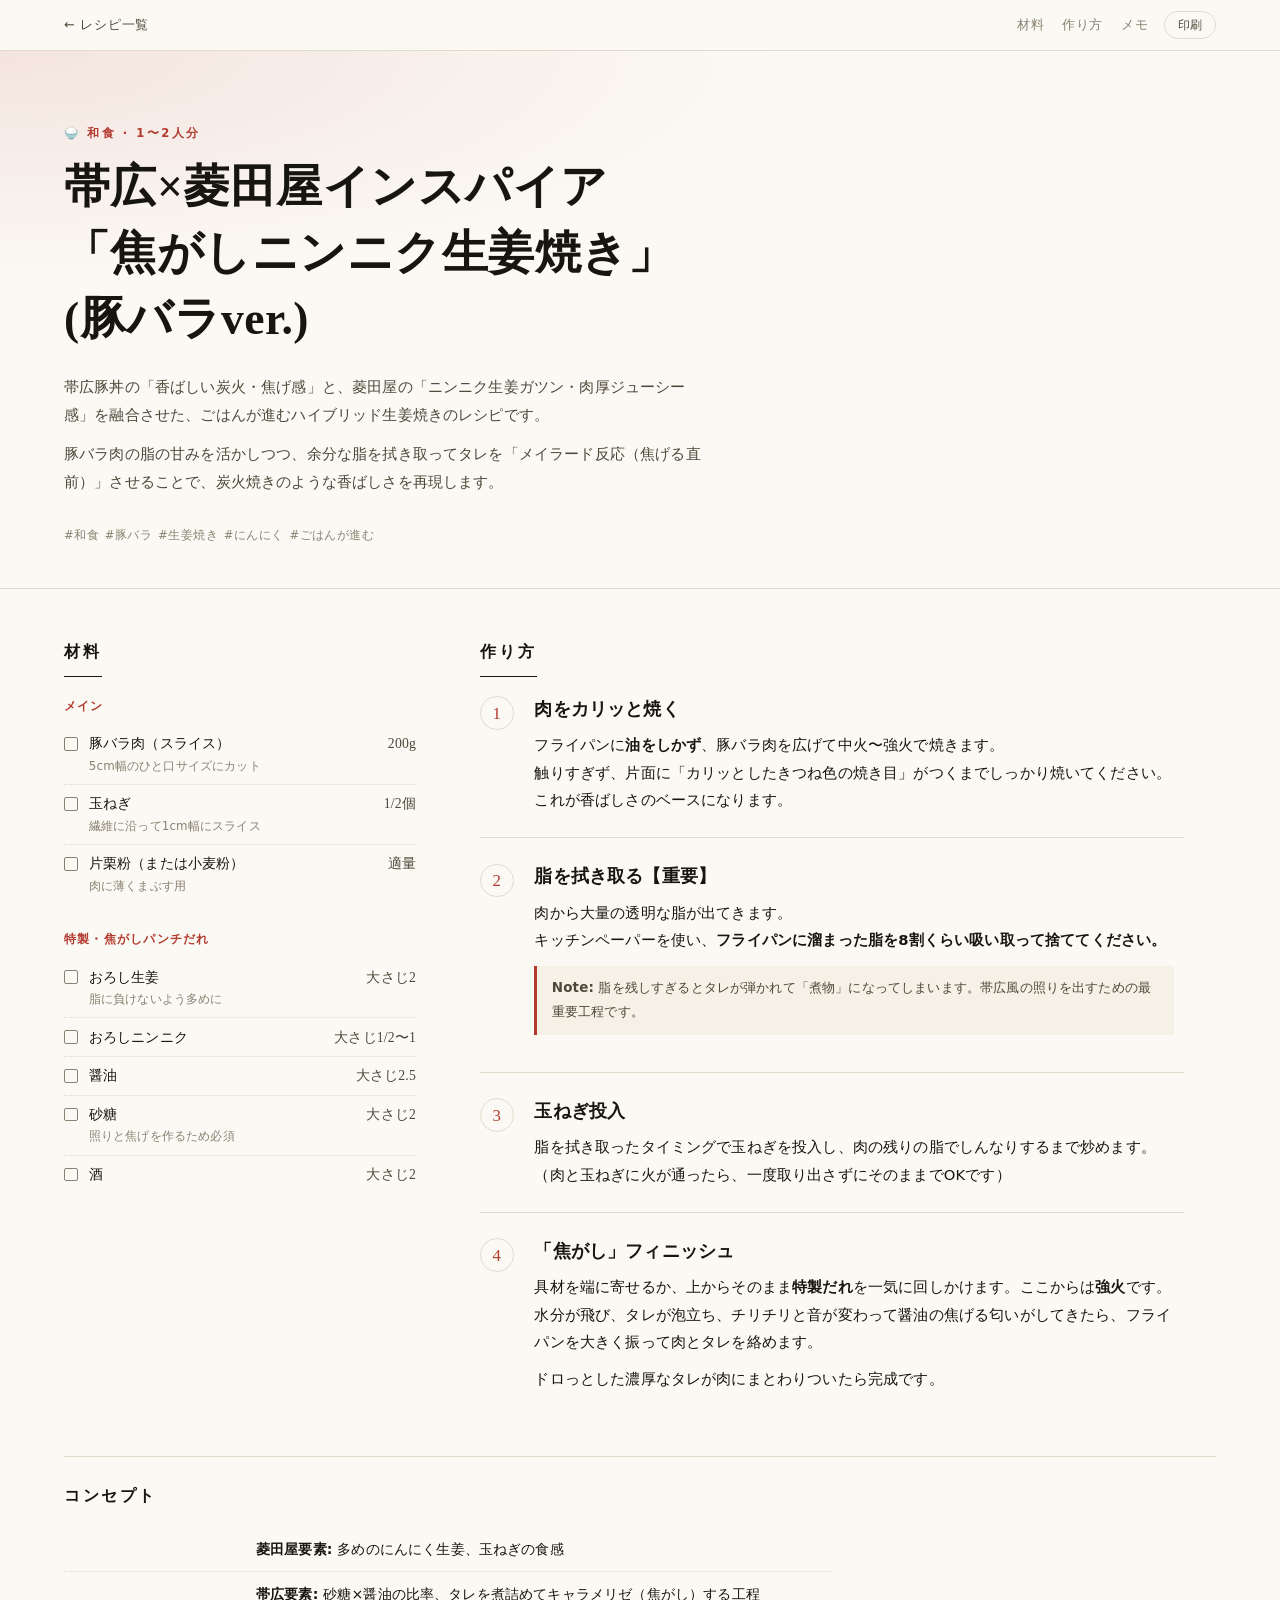
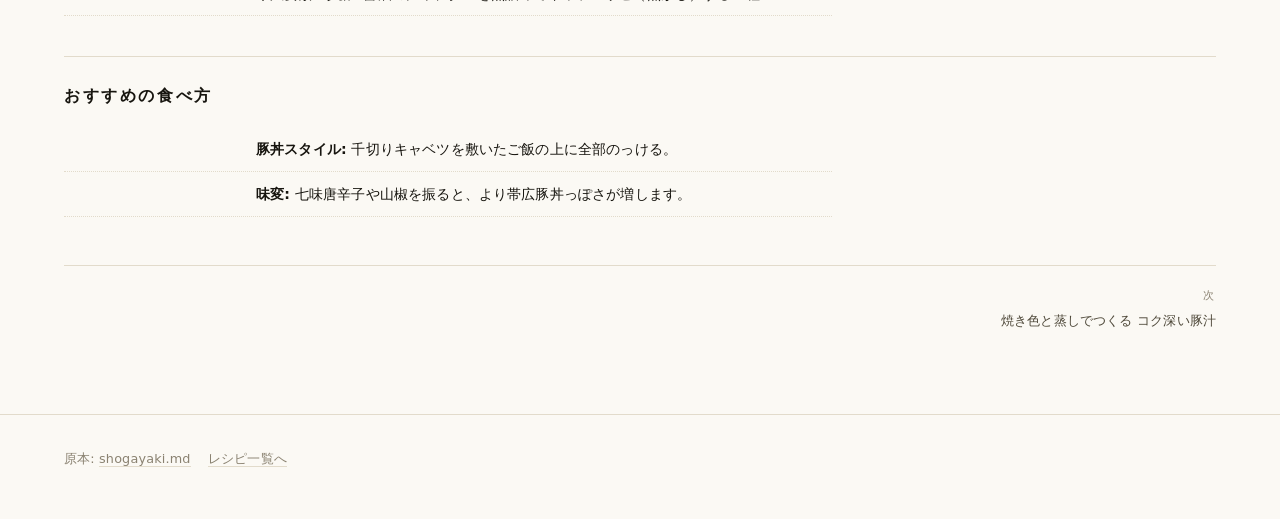
<file: docs/r/shogayaki.html>
<!DOCTYPE html>
<html lang="ja">
<head>
<meta charset="utf-8">
<meta name="viewport" content="width=device-width, initial-scale=1">
<title>帯広×菱田屋インスパイア「焦がしニンニク生姜焼き」 (豚バラver.)｜うちのレシピ</title>
<meta name="description" content="帯広豚丼の焦げ感と、菱田屋のニンニク生姜を重ねた豚バラ生姜焼き。脂を拭いてタレを焦がすのが勘所。">
<meta property="og:title" content="帯広×菱田屋インスパイア「焦がしニンニク生姜焼き」 (豚バラver.)｜うちのレシピ">
<meta property="og:description" content="帯広豚丼の焦げ感と、菱田屋のニンニク生姜を重ねた豚バラ生姜焼き。脂を拭いてタレを焦がすのが勘所。">
<meta property="og:type" content="website">
<link rel="stylesheet" href="../assets/style.css">
<link rel="icon" href="data:image/svg+xml,<svg xmlns='http://www.w3.org/2000/svg' viewBox='0 0 100 100'><text y='.9em' font-size='90'>🍳</text></svg>">
</head>
<body>
<nav class="topbar">
  <a class="back" href="../index.html">← レシピ一覧</a>
  <div class="topbar-anchors"><a href="#ingredients">材料</a><a href="#steps">作り方</a><a href="#notes">メモ</a></div>
  <button class="print-btn" type="button" data-print>印刷</button>
</nav>

<header class="r-head">
  <p class="kicker">🍚 和食 · 1〜2人分</p>
  <h1 class="r-title">帯広×菱田屋インスパイア「焦がしニンニク生姜焼き」 (豚バラver.)</h1>
  <div class="r-lead"><p>帯広豚丼の「香ばしい炭火・焦げ感」と、菱田屋の「ニンニク生姜ガツン・肉厚ジューシー感」を融合させた、ごはんが進むハイブリッド生姜焼きのレシピです。</p><p>豚バラ肉の脂の甘みを活かしつつ、余分な脂を拭き取ってタレを「メイラード反応（焦げる直前）」させることで、炭火焼きのような香ばしさを再現します。</p></div>
  <div class="r-tags"><span class="tag">#和食</span><span class="tag">#豚バラ</span><span class="tag">#生姜焼き</span><span class="tag">#にんにく</span><span class="tag">#ごはんが進む</span></div>
</header>

<main class="r-grid">
  <aside class="ing-col" id="ingredients">
    <h2 class="col-title">材料</h2>
    <div class="ing-block"><h3 class="ing-group">メイン</h3><ul class="ings"><li class="ing"><label><input type="checkbox" class="ing-check"><span class="ing-name">豚バラ肉（スライス）</span><span class="ing-amt">200g</span><span class="ing-note">5cm幅のひと口サイズにカット</span></label></li><li class="ing"><label><input type="checkbox" class="ing-check"><span class="ing-name">玉ねぎ</span><span class="ing-amt">1/2個</span><span class="ing-note">繊維に沿って1cm幅にスライス</span></label></li><li class="ing"><label><input type="checkbox" class="ing-check"><span class="ing-name">片栗粉（または小麦粉）</span><span class="ing-amt">適量</span><span class="ing-note">肉に薄くまぶす用</span></label></li></ul></div><div class="ing-block"><h3 class="ing-group">特製・焦がしパンチだれ</h3><ul class="ings"><li class="ing"><label><input type="checkbox" class="ing-check"><span class="ing-name">おろし生姜</span><span class="ing-amt">大さじ2</span><span class="ing-note">脂に負けないよう多めに</span></label></li><li class="ing"><label><input type="checkbox" class="ing-check"><span class="ing-name">おろしニンニク</span><span class="ing-amt">大さじ1/2〜1</span></label></li><li class="ing"><label><input type="checkbox" class="ing-check"><span class="ing-name">醤油</span><span class="ing-amt">大さじ2.5</span></label></li><li class="ing"><label><input type="checkbox" class="ing-check"><span class="ing-name">砂糖</span><span class="ing-amt">大さじ2</span><span class="ing-note">照りと焦げを作るため必須</span></label></li><li class="ing"><label><input type="checkbox" class="ing-check"><span class="ing-name">酒</span><span class="ing-amt">大さじ2</span></label></li></ul></div>
  </aside>
  <section class="step-col" id="steps">
    <h2 class="col-title">作り方</h2>
    <ol class="steps"><li class="step">
  <span class="step-no">1</span>
  <div class="step-body">
    <h3 class="step-title">肉をカリッと焼く</h3>
    <p>フライパンに<strong>油をしかず</strong>、豚バラ肉を広げて中火〜強火で焼きます。<br>触りすぎず、片面に「カリッとしたきつね色の焼き目」がつくまでしっかり焼いてください。これが香ばしさのベースになります。</p>
  </div>
</li><li class="step">
  <span class="step-no">2</span>
  <div class="step-body">
    <h3 class="step-title">脂を拭き取る【重要】</h3>
    <p>肉から大量の透明な脂が出てきます。<br>キッチンペーパーを使い、<strong>フライパンに溜まった脂を8割くらい吸い取って捨ててください。</strong></p>
<aside class="callout"><strong>Note:</strong> 脂を残しすぎるとタレが弾かれて「煮物」になってしまいます。帯広風の照りを出すための最重要工程です。</aside>
  </div>
</li><li class="step">
  <span class="step-no">3</span>
  <div class="step-body">
    <h3 class="step-title">玉ねぎ投入</h3>
    <p>脂を拭き取ったタイミングで玉ねぎを投入し、肉の残りの脂でしんなりするまで炒めます。<br>（肉と玉ねぎに火が通ったら、一度取り出さずにそのままでOKです）</p>
  </div>
</li><li class="step">
  <span class="step-no">4</span>
  <div class="step-body">
    <h3 class="step-title">「焦がし」フィニッシュ</h3>
    <p>具材を端に寄せるか、上からそのまま<strong>特製だれ</strong>を一気に回しかけます。ここからは<strong>強火</strong>です。<br>水分が飛び、タレが泡立ち、チリチリと音が変わって醤油の焦げる匂いがしてきたら、フライパンを大きく振って肉とタレを絡めます。</p>
<p>ドロっとした濃厚なタレが肉にまとわりついたら完成です。</p>
  </div>
</li></ol>
  </section>
</main>

<section class="panel" id="notes">
  <h2 class="panel-title">コンセプト</h2>
  <ul class="kv"><li><span class="kv-k"></span><span class="kv-v"><strong>菱田屋要素:</strong> 多めのにんにく生姜、玉ねぎの食感</span></li><li><span class="kv-k"></span><span class="kv-v"><strong>帯広要素:</strong> 砂糖×醤油の比率、タレを煮詰めてキャラメリゼ（焦がし）する工程</span></li></ul>
</section><section class="panel" id="notes">
  <h2 class="panel-title">おすすめの食べ方</h2>
  <ul class="kv"><li><span class="kv-k"></span><span class="kv-v"><strong>豚丼スタイル:</strong> 千切りキャベツを敷いたご飯の上に全部のっける。</span></li><li><span class="kv-k"></span><span class="kv-v"><strong>味変:</strong> 七味唐辛子や山椒を振ると、より帯広豚丼っぽさが増します。</span></li></ul>
</section>

<nav class="pager"><a class="pn pn-next" href="tonjiru-kojima.html"><span>次</span>焼き色と蒸しでつくる コク深い豚汁</a></nav>

<footer class="site-foot">
  <p>原本: <a href="https://github.com/tsubotan1985/recipes/blob/main/shogayaki.md">shogayaki.md</a>
  　<a href="../index.html">レシピ一覧へ</a></p>
</footer>

<script src="../assets/app.js"></script>
</body>
</html>
</file>
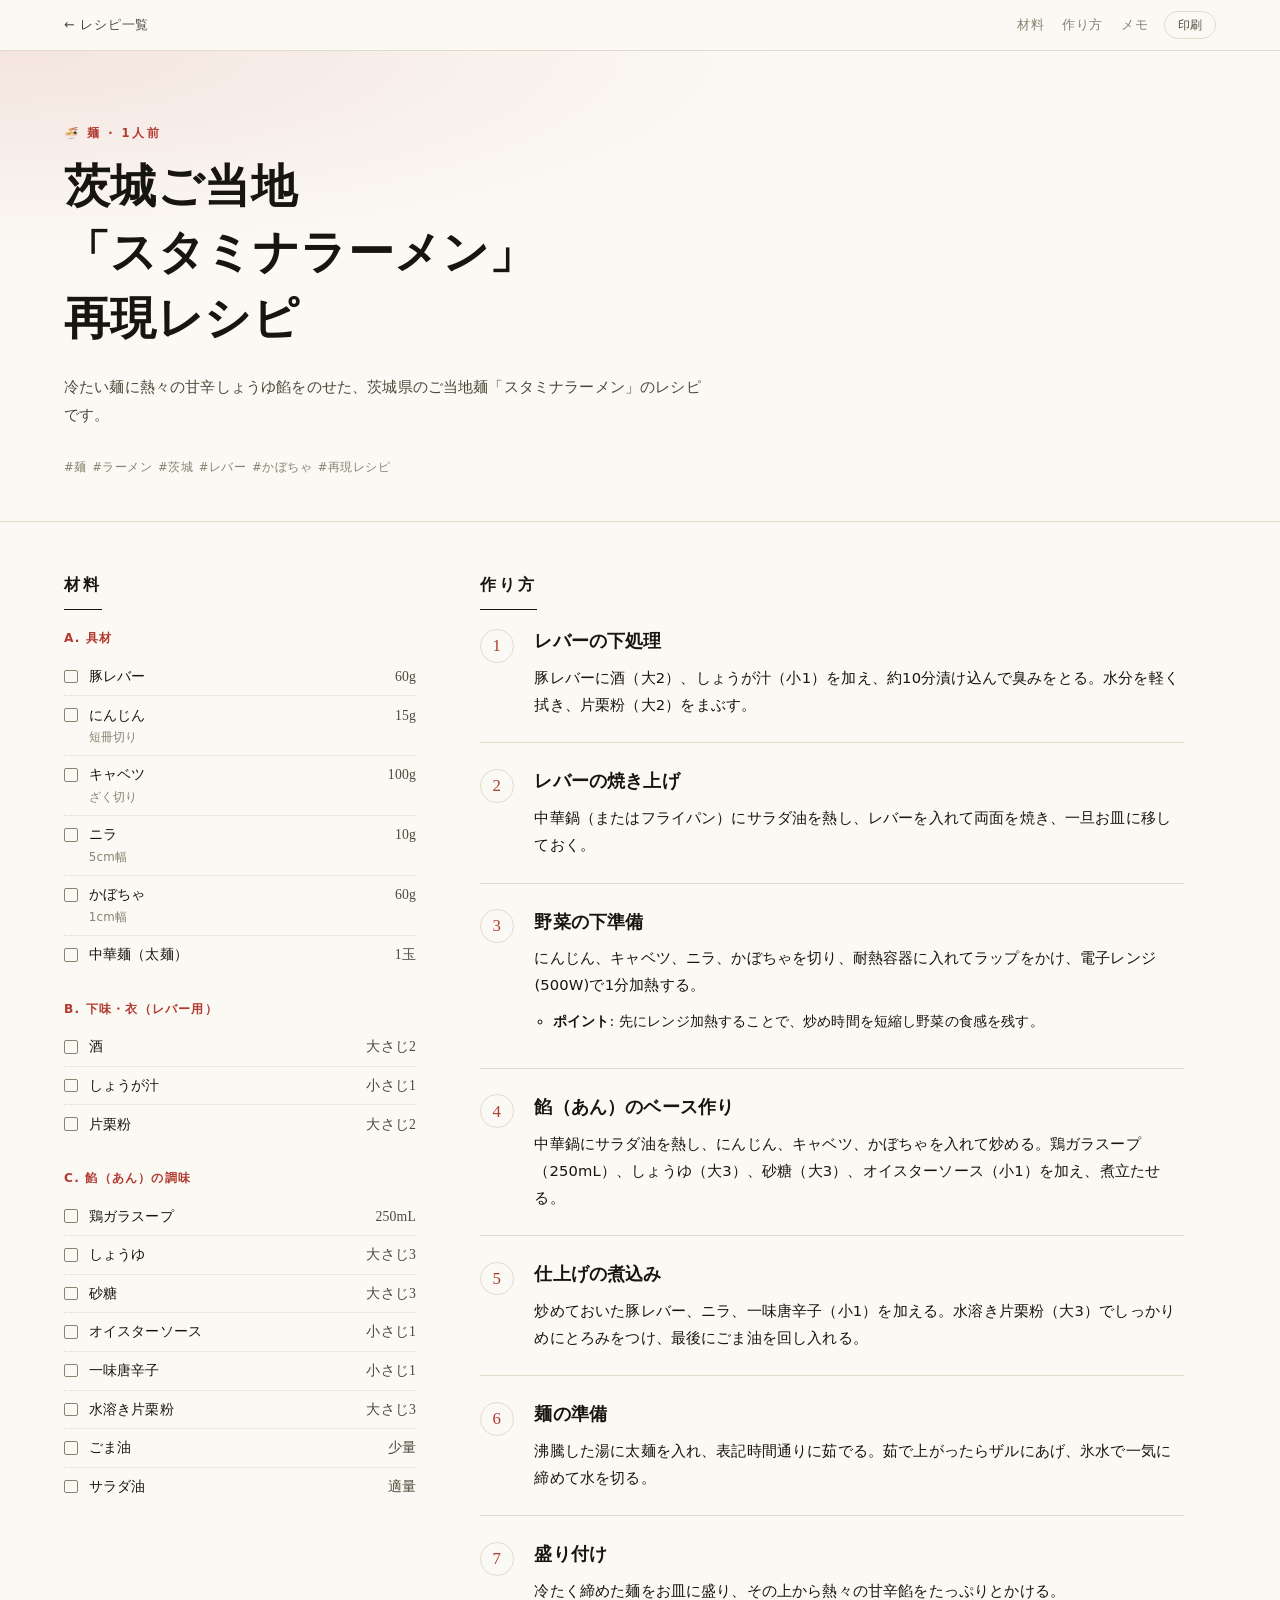
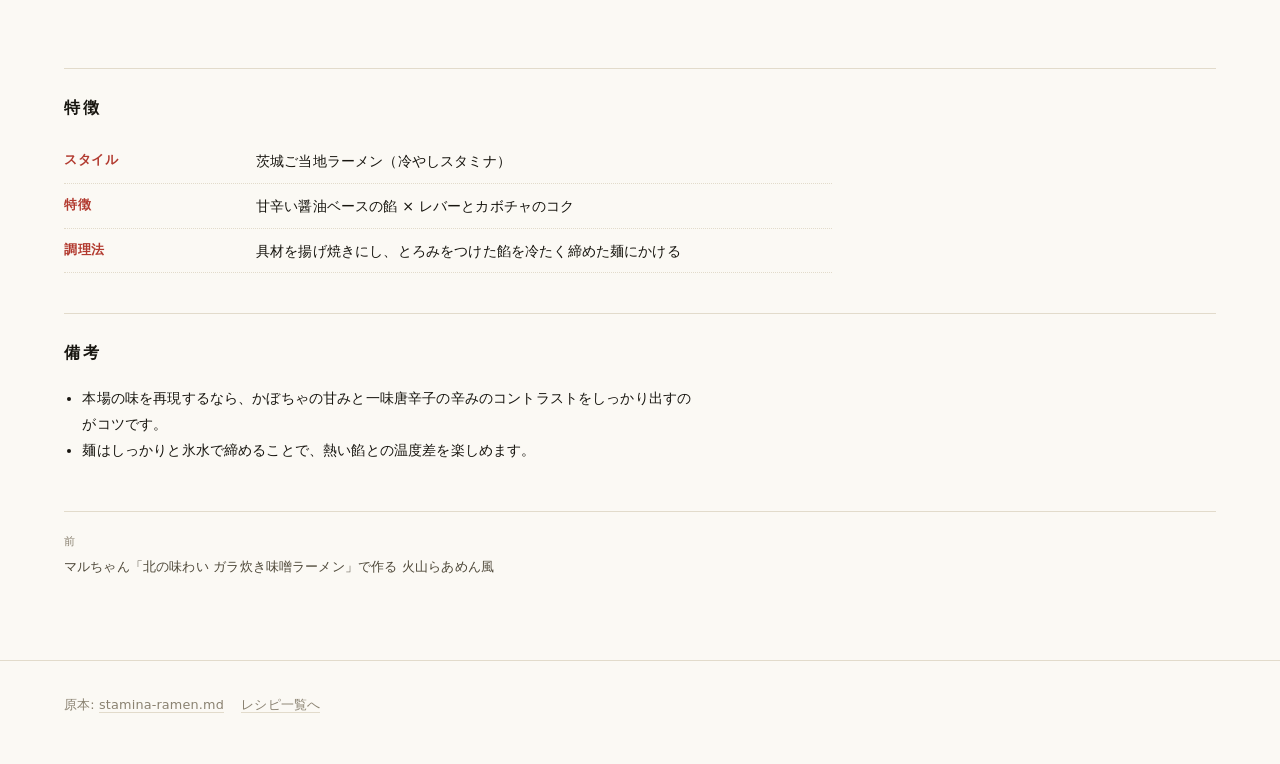
<file: docs/r/stamina-ramen.html>
<!DOCTYPE html>
<html lang="ja">
<head>
<meta charset="utf-8">
<meta name="viewport" content="width=device-width, initial-scale=1">
<title>茨城ご当地「スタミナラーメン」再現レシピ｜うちのレシピ</title>
<meta name="description" content="冷たい太麺に熱々の甘辛あん。レバーとかぼちゃを揚げ焼きにする、茨城ご当地のスタミナラーメン。">
<meta property="og:title" content="茨城ご当地「スタミナラーメン」再現レシピ｜うちのレシピ">
<meta property="og:description" content="冷たい太麺に熱々の甘辛あん。レバーとかぼちゃを揚げ焼きにする、茨城ご当地のスタミナラーメン。">
<meta property="og:type" content="website">
<link rel="stylesheet" href="../assets/style.css">
<link rel="icon" href="data:image/svg+xml,<svg xmlns='http://www.w3.org/2000/svg' viewBox='0 0 100 100'><text y='.9em' font-size='90'>🍳</text></svg>">
</head>
<body>
<nav class="topbar">
  <a class="back" href="../index.html">← レシピ一覧</a>
  <div class="topbar-anchors"><a href="#ingredients">材料</a><a href="#steps">作り方</a><a href="#notes">メモ</a></div>
  <button class="print-btn" type="button" data-print>印刷</button>
</nav>

<header class="r-head">
  <p class="kicker">🍜 麺 · 1人前</p>
  <h1 class="r-title">茨城ご当地「スタミナラーメン」再現レシピ</h1>
  <div class="r-lead"><p>冷たい麺に熱々の甘辛しょうゆ餡をのせた、茨城県のご当地麺「スタミナラーメン」のレシピです。</p></div>
  <div class="r-tags"><span class="tag">#麺</span><span class="tag">#ラーメン</span><span class="tag">#茨城</span><span class="tag">#レバー</span><span class="tag">#かぼちゃ</span><span class="tag">#再現レシピ</span></div>
</header>

<main class="r-grid">
  <aside class="ing-col" id="ingredients">
    <h2 class="col-title">材料</h2>
    <div class="ing-block"><h3 class="ing-group">A. 具材</h3><ul class="ings"><li class="ing"><label><input type="checkbox" class="ing-check"><span class="ing-name">豚レバー</span><span class="ing-amt">60g</span></label></li><li class="ing"><label><input type="checkbox" class="ing-check"><span class="ing-name">にんじん</span><span class="ing-amt">15g</span><span class="ing-note">短冊切り</span></label></li><li class="ing"><label><input type="checkbox" class="ing-check"><span class="ing-name">キャベツ</span><span class="ing-amt">100g</span><span class="ing-note">ざく切り</span></label></li><li class="ing"><label><input type="checkbox" class="ing-check"><span class="ing-name">ニラ</span><span class="ing-amt">10g</span><span class="ing-note">5cm幅</span></label></li><li class="ing"><label><input type="checkbox" class="ing-check"><span class="ing-name">かぼちゃ</span><span class="ing-amt">60g</span><span class="ing-note">1cm幅</span></label></li><li class="ing"><label><input type="checkbox" class="ing-check"><span class="ing-name">中華麺（太麺）</span><span class="ing-amt">1玉</span></label></li></ul></div><div class="ing-block"><h3 class="ing-group">B. 下味・衣（レバー用）</h3><ul class="ings"><li class="ing"><label><input type="checkbox" class="ing-check"><span class="ing-name">酒</span><span class="ing-amt">大さじ2</span></label></li><li class="ing"><label><input type="checkbox" class="ing-check"><span class="ing-name">しょうが汁</span><span class="ing-amt">小さじ1</span></label></li><li class="ing"><label><input type="checkbox" class="ing-check"><span class="ing-name">片栗粉</span><span class="ing-amt">大さじ2</span></label></li></ul></div><div class="ing-block"><h3 class="ing-group">C. 餡（あん）の調味</h3><ul class="ings"><li class="ing"><label><input type="checkbox" class="ing-check"><span class="ing-name">鶏ガラスープ</span><span class="ing-amt">250mL</span></label></li><li class="ing"><label><input type="checkbox" class="ing-check"><span class="ing-name">しょうゆ</span><span class="ing-amt">大さじ3</span></label></li><li class="ing"><label><input type="checkbox" class="ing-check"><span class="ing-name">砂糖</span><span class="ing-amt">大さじ3</span></label></li><li class="ing"><label><input type="checkbox" class="ing-check"><span class="ing-name">オイスターソース</span><span class="ing-amt">小さじ1</span></label></li><li class="ing"><label><input type="checkbox" class="ing-check"><span class="ing-name">一味唐辛子</span><span class="ing-amt">小さじ1</span></label></li><li class="ing"><label><input type="checkbox" class="ing-check"><span class="ing-name">水溶き片栗粉</span><span class="ing-amt">大さじ3</span></label></li><li class="ing"><label><input type="checkbox" class="ing-check"><span class="ing-name">ごま油</span><span class="ing-amt">少量</span></label></li><li class="ing"><label><input type="checkbox" class="ing-check"><span class="ing-name">サラダ油</span><span class="ing-amt">適量</span></label></li></ul></div>
  </aside>
  <section class="step-col" id="steps">
    <h2 class="col-title">作り方</h2>
    <ol class="steps"><li class="step">
  <span class="step-no">1</span>
  <div class="step-body">
    <h3 class="step-title">レバーの下処理</h3>
    <p>豚レバーに酒（大2）、しょうが汁（小1）を加え、約10分漬け込んで臭みをとる。水分を軽く拭き、片栗粉（大2）をまぶす。</p>
  </div>
</li><li class="step">
  <span class="step-no">2</span>
  <div class="step-body">
    <h3 class="step-title">レバーの焼き上げ</h3>
    <p>中華鍋（またはフライパン）にサラダ油を熱し、レバーを入れて両面を焼き、一旦お皿に移しておく。</p>
  </div>
</li><li class="step">
  <span class="step-no">3</span>
  <div class="step-body">
    <h3 class="step-title">野菜の下準備</h3>
    <p>にんじん、キャベツ、ニラ、かぼちゃを切り、耐熱容器に入れてラップをかけ、電子レンジ(500W)で1分加熱する。</p>
<ul class="mini">
<li><strong>ポイント</strong>: 先にレンジ加熱することで、炒め時間を短縮し野菜の食感を残す。</li>
</ul>
  </div>
</li><li class="step">
  <span class="step-no">4</span>
  <div class="step-body">
    <h3 class="step-title">餡（あん）のベース作り</h3>
    <p>中華鍋にサラダ油を熱し、にんじん、キャベツ、かぼちゃを入れて炒める。鶏ガラスープ（250mL）、しょうゆ（大3）、砂糖（大3）、オイスターソース（小1）を加え、煮立たせる。</p>
  </div>
</li><li class="step">
  <span class="step-no">5</span>
  <div class="step-body">
    <h3 class="step-title">仕上げの煮込み</h3>
    <p>炒めておいた豚レバー、ニラ、一味唐辛子（小1）を加える。水溶き片栗粉（大3）でしっかりめにとろみをつけ、最後にごま油を回し入れる。</p>
  </div>
</li><li class="step">
  <span class="step-no">6</span>
  <div class="step-body">
    <h3 class="step-title">麺の準備</h3>
    <p>沸騰した湯に太麺を入れ、表記時間通りに茹でる。茹で上がったらザルにあげ、氷水で一気に締めて水を切る。</p>
  </div>
</li><li class="step">
  <span class="step-no">7</span>
  <div class="step-body">
    <h3 class="step-title">盛り付け</h3>
    <p>冷たく締めた麺をお皿に盛り、その上から熱々の甘辛餡をたっぷりとかける。</p>
  </div>
</li></ol>
  </section>
</main>

<section class="panel" id="notes">
  <h2 class="panel-title">特徴</h2>
  <ul class="kv"><li><span class="kv-k">スタイル</span><span class="kv-v">茨城ご当地ラーメン（冷やしスタミナ）</span></li><li><span class="kv-k">特徴</span><span class="kv-v">甘辛い醤油ベースの餡 × レバーとカボチャのコク</span></li><li><span class="kv-k">調理法</span><span class="kv-v">具材を揚げ焼きにし、とろみをつけた餡を冷たく締めた麺にかける</span></li></ul>
</section><section class="panel" id="notes">
  <h2 class="panel-title">備考</h2>
  <div class="prose"><ul class="mini">
<li>本場の味を再現するなら、かぼちゃの甘みと一味唐辛子の辛みのコントラストをしっかり出すのがコツです。</li>
<li>麺はしっかりと氷水で締めることで、熱い餡との温度差を楽しめます。</li>
</ul></div>
</section>

<nav class="pager"><a class="pn" href="kazan-ramen.html"><span>前</span>マルちゃん「北の味わい ガラ炊き味噌ラーメン」で作る 火山らあめん風</a></nav>

<footer class="site-foot">
  <p>原本: <a href="https://github.com/tsubotan1985/recipes/blob/main/stamina-ramen.md">stamina-ramen.md</a>
  　<a href="../index.html">レシピ一覧へ</a></p>
</footer>

<script src="../assets/app.js"></script>
</body>
</html>
</file>
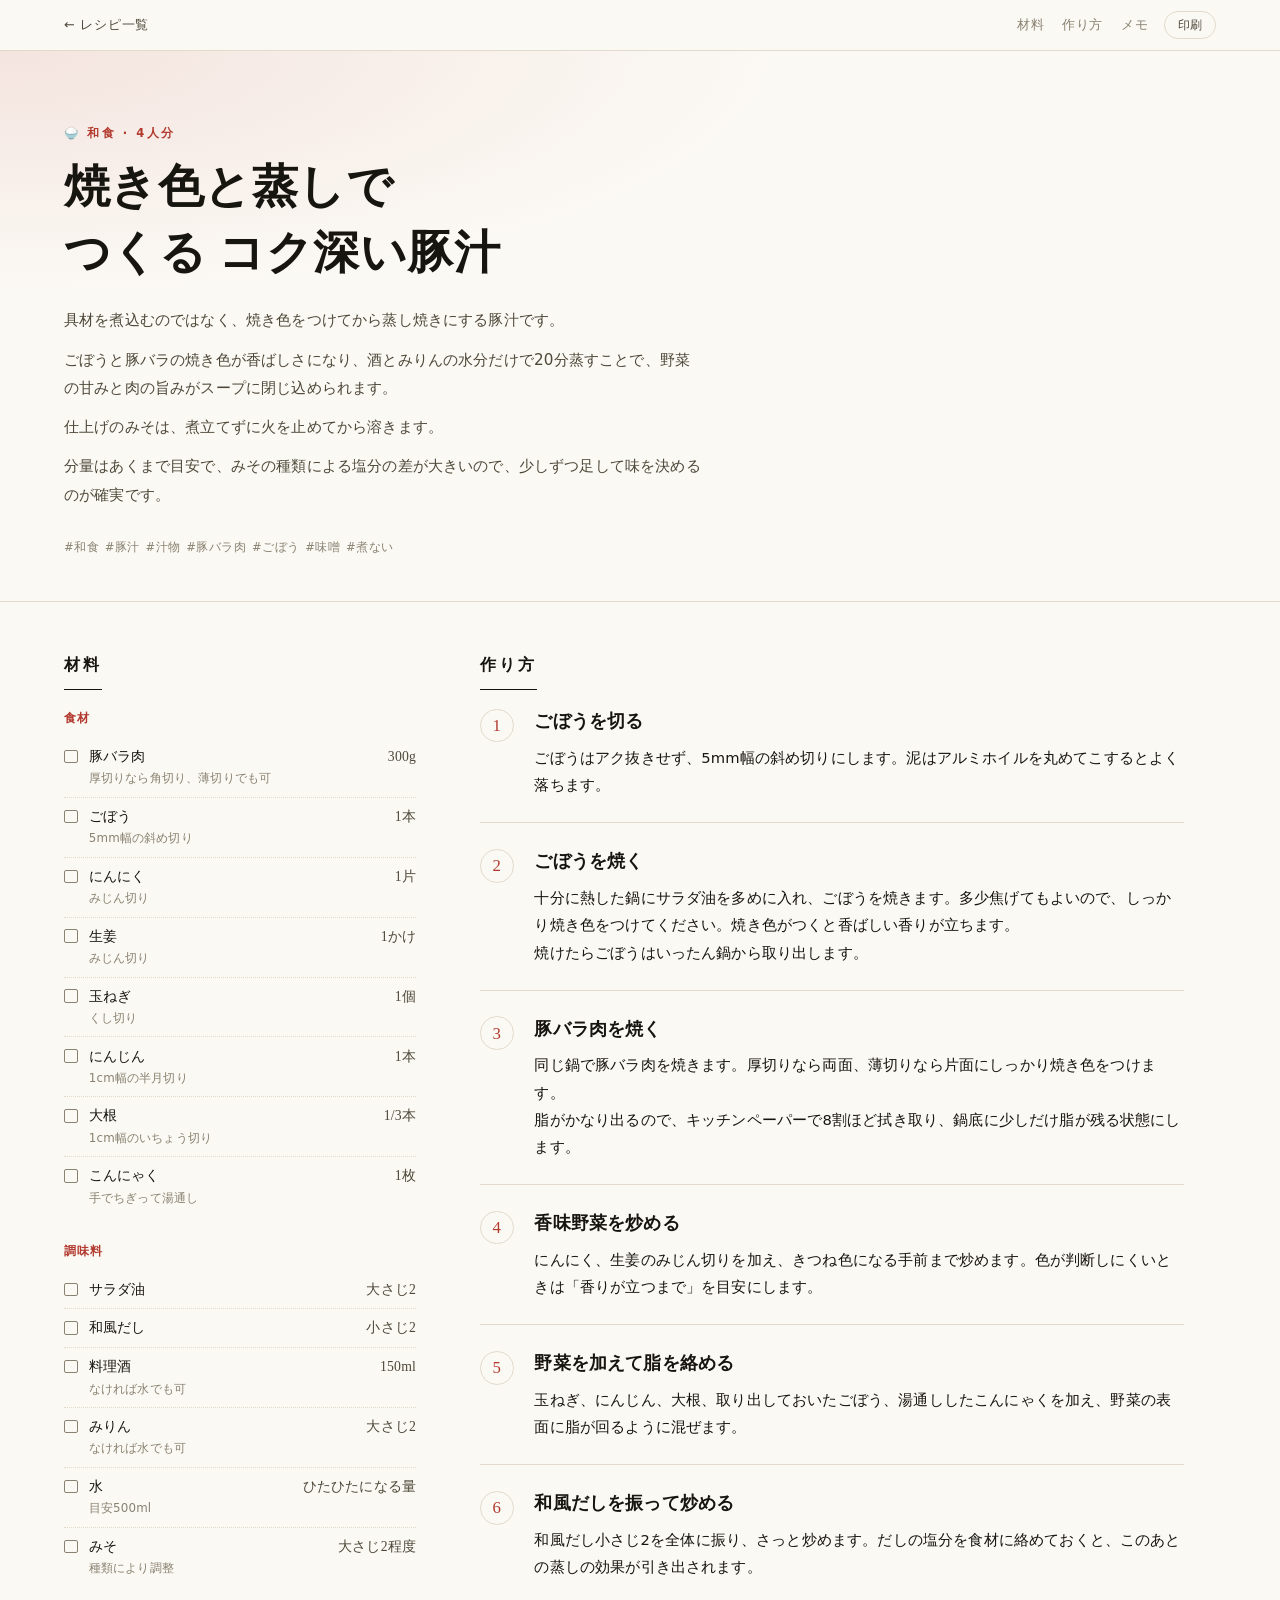
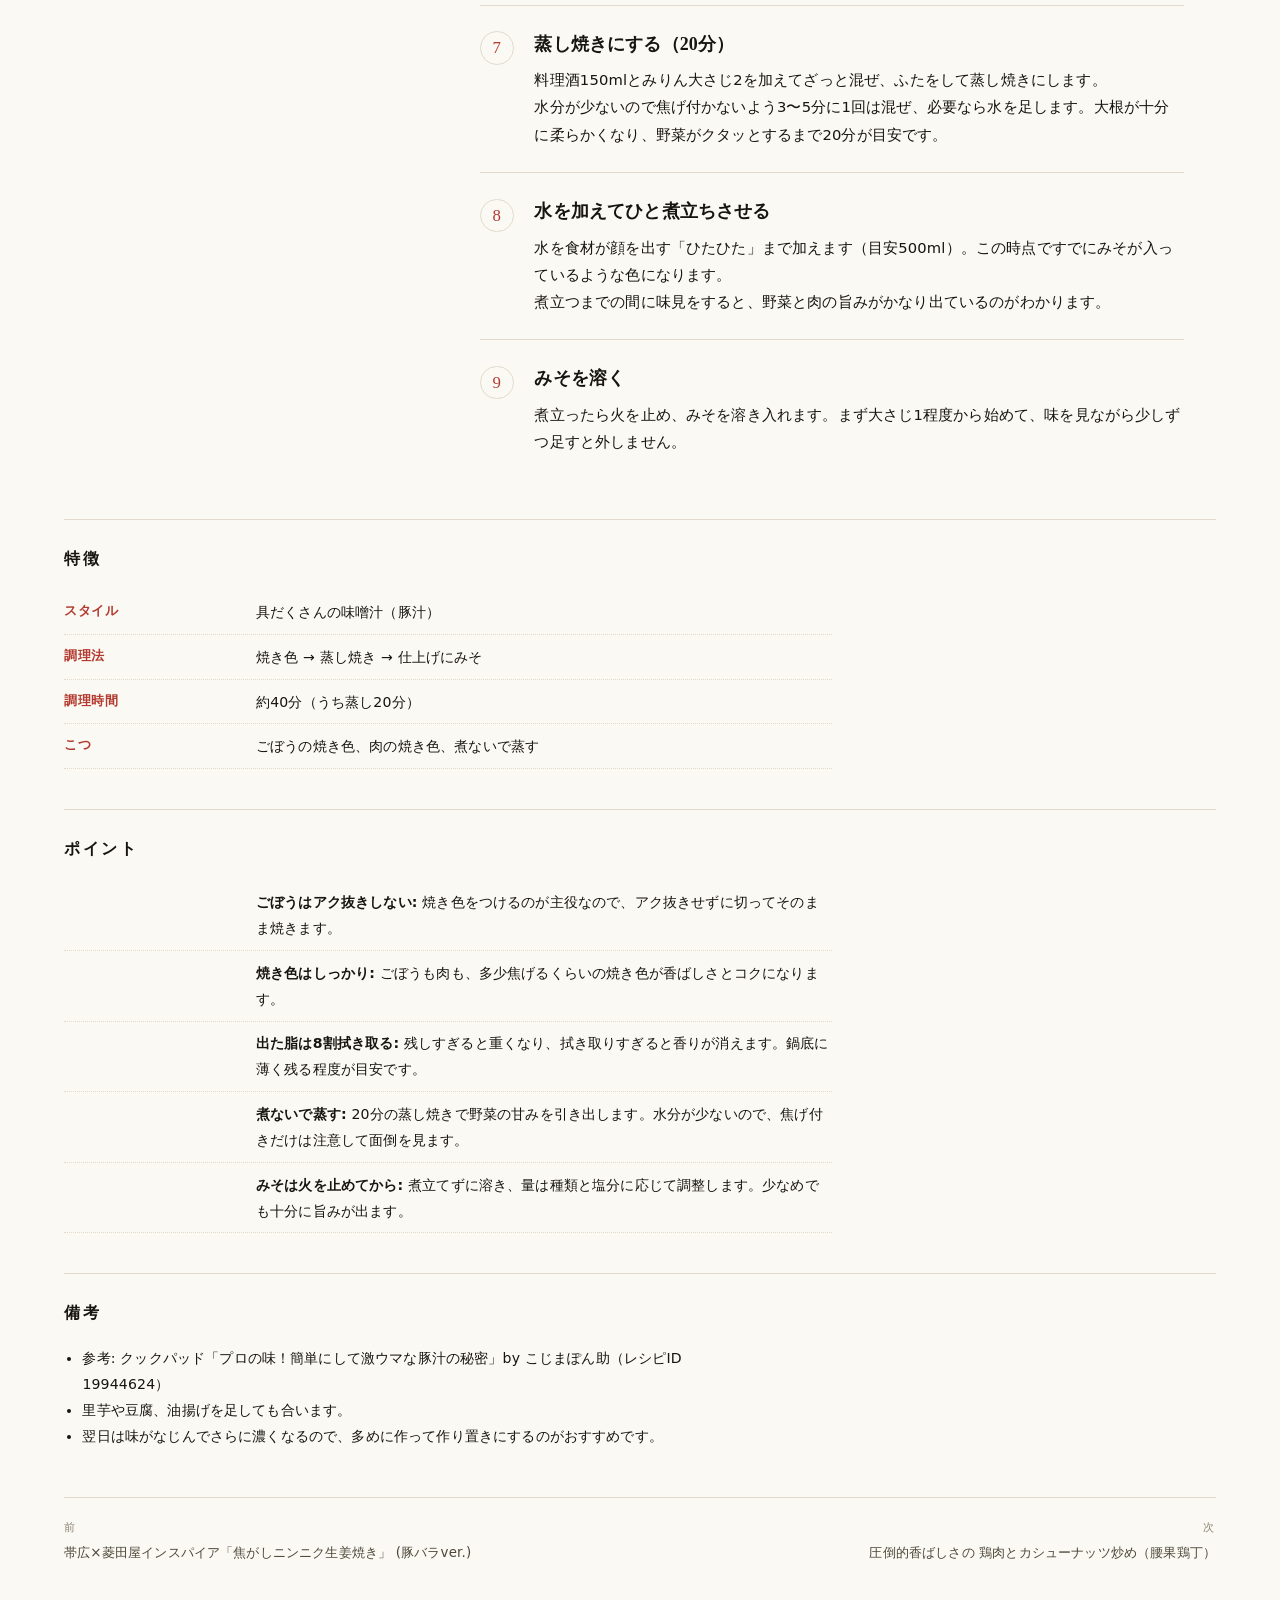
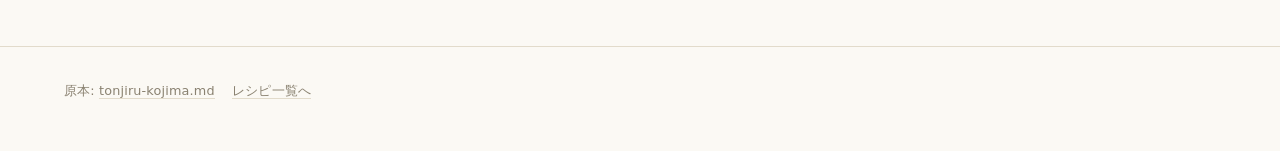
<file: docs/r/tonjiru-kojima.html>
<!DOCTYPE html>
<html lang="ja">
<head>
<meta charset="utf-8">
<meta name="viewport" content="width=device-width, initial-scale=1">
<title>焼き色と蒸しでつくる コク深い豚汁｜うちのレシピ</title>
<meta name="description" content="ごぼうと豚バラにしっかり焼き色をつけ、煮ずに20分蒸し焼きにする豚汁。みそは火を止めてから溶く。">
<meta property="og:title" content="焼き色と蒸しでつくる コク深い豚汁｜うちのレシピ">
<meta property="og:description" content="ごぼうと豚バラにしっかり焼き色をつけ、煮ずに20分蒸し焼きにする豚汁。みそは火を止めてから溶く。">
<meta property="og:type" content="website">
<link rel="stylesheet" href="../assets/style.css">
<link rel="icon" href="data:image/svg+xml,<svg xmlns='http://www.w3.org/2000/svg' viewBox='0 0 100 100'><text y='.9em' font-size='90'>🍳</text></svg>">
</head>
<body>
<nav class="topbar">
  <a class="back" href="../index.html">← レシピ一覧</a>
  <div class="topbar-anchors"><a href="#ingredients">材料</a><a href="#steps">作り方</a><a href="#notes">メモ</a></div>
  <button class="print-btn" type="button" data-print>印刷</button>
</nav>

<header class="r-head">
  <p class="kicker">🍚 和食 · 4人分</p>
  <h1 class="r-title">焼き色と蒸しでつくる コク深い豚汁</h1>
  <div class="r-lead"><p>具材を煮込むのではなく、焼き色をつけてから蒸し焼きにする豚汁です。</p><p>ごぼうと豚バラの焼き色が香ばしさになり、酒とみりんの水分だけで20分蒸すことで、野菜の甘みと肉の旨みがスープに閉じ込められます。</p><p>仕上げのみそは、煮立てずに火を止めてから溶きます。</p><p>分量はあくまで目安で、みその種類による塩分の差が大きいので、少しずつ足して味を決めるのが確実です。</p></div>
  <div class="r-tags"><span class="tag">#和食</span><span class="tag">#豚汁</span><span class="tag">#汁物</span><span class="tag">#豚バラ肉</span><span class="tag">#ごぼう</span><span class="tag">#味噌</span><span class="tag">#煮ない</span></div>
</header>

<main class="r-grid">
  <aside class="ing-col" id="ingredients">
    <h2 class="col-title">材料</h2>
    <div class="ing-block"><h3 class="ing-group">食材</h3><ul class="ings"><li class="ing"><label><input type="checkbox" class="ing-check"><span class="ing-name">豚バラ肉</span><span class="ing-amt">300g</span><span class="ing-note">厚切りなら角切り、薄切りでも可</span></label></li><li class="ing"><label><input type="checkbox" class="ing-check"><span class="ing-name">ごぼう</span><span class="ing-amt">1本</span><span class="ing-note">5mm幅の斜め切り</span></label></li><li class="ing"><label><input type="checkbox" class="ing-check"><span class="ing-name">にんにく</span><span class="ing-amt">1片</span><span class="ing-note">みじん切り</span></label></li><li class="ing"><label><input type="checkbox" class="ing-check"><span class="ing-name">生姜</span><span class="ing-amt">1かけ</span><span class="ing-note">みじん切り</span></label></li><li class="ing"><label><input type="checkbox" class="ing-check"><span class="ing-name">玉ねぎ</span><span class="ing-amt">1個</span><span class="ing-note">くし切り</span></label></li><li class="ing"><label><input type="checkbox" class="ing-check"><span class="ing-name">にんじん</span><span class="ing-amt">1本</span><span class="ing-note">1cm幅の半月切り</span></label></li><li class="ing"><label><input type="checkbox" class="ing-check"><span class="ing-name">大根</span><span class="ing-amt">1/3本</span><span class="ing-note">1cm幅のいちょう切り</span></label></li><li class="ing"><label><input type="checkbox" class="ing-check"><span class="ing-name">こんにゃく</span><span class="ing-amt">1枚</span><span class="ing-note">手でちぎって湯通し</span></label></li></ul></div><div class="ing-block"><h3 class="ing-group">調味料</h3><ul class="ings"><li class="ing"><label><input type="checkbox" class="ing-check"><span class="ing-name">サラダ油</span><span class="ing-amt">大さじ2</span></label></li><li class="ing"><label><input type="checkbox" class="ing-check"><span class="ing-name">和風だし</span><span class="ing-amt">小さじ2</span></label></li><li class="ing"><label><input type="checkbox" class="ing-check"><span class="ing-name">料理酒</span><span class="ing-amt">150ml</span><span class="ing-note">なければ水でも可</span></label></li><li class="ing"><label><input type="checkbox" class="ing-check"><span class="ing-name">みりん</span><span class="ing-amt">大さじ2</span><span class="ing-note">なければ水でも可</span></label></li><li class="ing"><label><input type="checkbox" class="ing-check"><span class="ing-name">水</span><span class="ing-amt">ひたひたになる量</span><span class="ing-note">目安500ml</span></label></li><li class="ing"><label><input type="checkbox" class="ing-check"><span class="ing-name">みそ</span><span class="ing-amt">大さじ2程度</span><span class="ing-note">種類により調整</span></label></li></ul></div>
  </aside>
  <section class="step-col" id="steps">
    <h2 class="col-title">作り方</h2>
    <ol class="steps"><li class="step">
  <span class="step-no">1</span>
  <div class="step-body">
    <h3 class="step-title">ごぼうを切る</h3>
    <p>ごぼうはアク抜きせず、5mm幅の斜め切りにします。泥はアルミホイルを丸めてこするとよく落ちます。</p>
  </div>
</li><li class="step">
  <span class="step-no">2</span>
  <div class="step-body">
    <h3 class="step-title">ごぼうを焼く</h3>
    <p>十分に熱した鍋にサラダ油を多めに入れ、ごぼうを焼きます。多少焦げてもよいので、しっかり焼き色をつけてください。焼き色がつくと香ばしい香りが立ちます。<br>焼けたらごぼうはいったん鍋から取り出します。</p>
  </div>
</li><li class="step">
  <span class="step-no">3</span>
  <div class="step-body">
    <h3 class="step-title">豚バラ肉を焼く</h3>
    <p>同じ鍋で豚バラ肉を焼きます。厚切りなら両面、薄切りなら片面にしっかり焼き色をつけます。<br>脂がかなり出るので、キッチンペーパーで8割ほど拭き取り、鍋底に少しだけ脂が残る状態にします。</p>
  </div>
</li><li class="step">
  <span class="step-no">4</span>
  <div class="step-body">
    <h3 class="step-title">香味野菜を炒める</h3>
    <p>にんにく、生姜のみじん切りを加え、きつね色になる手前まで炒めます。色が判断しにくいときは「香りが立つまで」を目安にします。</p>
  </div>
</li><li class="step">
  <span class="step-no">5</span>
  <div class="step-body">
    <h3 class="step-title">野菜を加えて脂を絡める</h3>
    <p>玉ねぎ、にんじん、大根、取り出しておいたごぼう、湯通ししたこんにゃくを加え、野菜の表面に脂が回るように混ぜます。</p>
  </div>
</li><li class="step">
  <span class="step-no">6</span>
  <div class="step-body">
    <h3 class="step-title">和風だしを振って炒める</h3>
    <p>和風だし小さじ2を全体に振り、さっと炒めます。だしの塩分を食材に絡めておくと、このあとの蒸しの効果が引き出されます。</p>
  </div>
</li><li class="step">
  <span class="step-no">7</span>
  <div class="step-body">
    <h3 class="step-title">蒸し焼きにする（20分）</h3>
    <p>料理酒150mlとみりん大さじ2を加えてざっと混ぜ、ふたをして蒸し焼きにします。<br>水分が少ないので焦げ付かないよう3〜5分に1回は混ぜ、必要なら水を足します。大根が十分に柔らかくなり、野菜がクタッとするまで20分が目安です。</p>
  </div>
</li><li class="step">
  <span class="step-no">8</span>
  <div class="step-body">
    <h3 class="step-title">水を加えてひと煮立ちさせる</h3>
    <p>水を食材が顔を出す「ひたひた」まで加えます（目安500ml）。この時点ですでにみそが入っているような色になります。<br>煮立つまでの間に味見をすると、野菜と肉の旨みがかなり出ているのがわかります。</p>
  </div>
</li><li class="step">
  <span class="step-no">9</span>
  <div class="step-body">
    <h3 class="step-title">みそを溶く</h3>
    <p>煮立ったら火を止め、みそを溶き入れます。まず大さじ1程度から始めて、味を見ながら少しずつ足すと外しません。</p>
  </div>
</li></ol>
  </section>
</main>

<section class="panel" id="notes">
  <h2 class="panel-title">特徴</h2>
  <ul class="kv"><li><span class="kv-k">スタイル</span><span class="kv-v">具だくさんの味噌汁（豚汁）</span></li><li><span class="kv-k">調理法</span><span class="kv-v">焼き色 → 蒸し焼き → 仕上げにみそ</span></li><li><span class="kv-k">調理時間</span><span class="kv-v">約40分（うち蒸し20分）</span></li><li><span class="kv-k">こつ</span><span class="kv-v">ごぼうの焼き色、肉の焼き色、煮ないで蒸す</span></li></ul>
</section><section class="panel" id="notes">
  <h2 class="panel-title">ポイント</h2>
  <ul class="kv"><li><span class="kv-k"></span><span class="kv-v"><strong>ごぼうはアク抜きしない:</strong> 焼き色をつけるのが主役なので、アク抜きせずに切ってそのまま焼きます。</span></li><li><span class="kv-k"></span><span class="kv-v"><strong>焼き色はしっかり:</strong> ごぼうも肉も、多少焦げるくらいの焼き色が香ばしさとコクになります。</span></li><li><span class="kv-k"></span><span class="kv-v"><strong>出た脂は8割拭き取る:</strong> 残しすぎると重くなり、拭き取りすぎると香りが消えます。鍋底に薄く残る程度が目安です。</span></li><li><span class="kv-k"></span><span class="kv-v"><strong>煮ないで蒸す:</strong> 20分の蒸し焼きで野菜の甘みを引き出します。水分が少ないので、焦げ付きだけは注意して面倒を見ます。</span></li><li><span class="kv-k"></span><span class="kv-v"><strong>みそは火を止めてから:</strong> 煮立てずに溶き、量は種類と塩分に応じて調整します。少なめでも十分に旨みが出ます。</span></li></ul>
</section><section class="panel" id="notes">
  <h2 class="panel-title">備考</h2>
  <div class="prose"><ul class="mini">
<li>参考: クックパッド「プロの味！簡単にして激ウマな豚汁の秘密」by こじまぽん助（<a href="https://cookpad.com/jp/recipes/19944624" target="_blank" rel="noopener noreferrer">レシピID 19944624</a>）</li>
<li>里芋や豆腐、油揚げを足しても合います。</li>
<li>翌日は味がなじんでさらに濃くなるので、多めに作って作り置きにするのがおすすめです。</li>
</ul></div>
</section>

<nav class="pager"><a class="pn" href="shogayaki.html"><span>前</span>帯広×菱田屋インスパイア「焦がしニンニク生姜焼き」 (豚バラver.)</a><a class="pn pn-next" href="toriniku-cashew-itame.html"><span>次</span>圧倒的香ばしさの 鶏肉とカシューナッツ炒め（腰果鶏丁）</a></nav>

<footer class="site-foot">
  <p>原本: <a href="https://github.com/tsubotan1985/recipes/blob/main/tonjiru-kojima.md">tonjiru-kojima.md</a>
  　<a href="../index.html">レシピ一覧へ</a></p>
</footer>

<script src="../assets/app.js"></script>
</body>
</html>
</file>
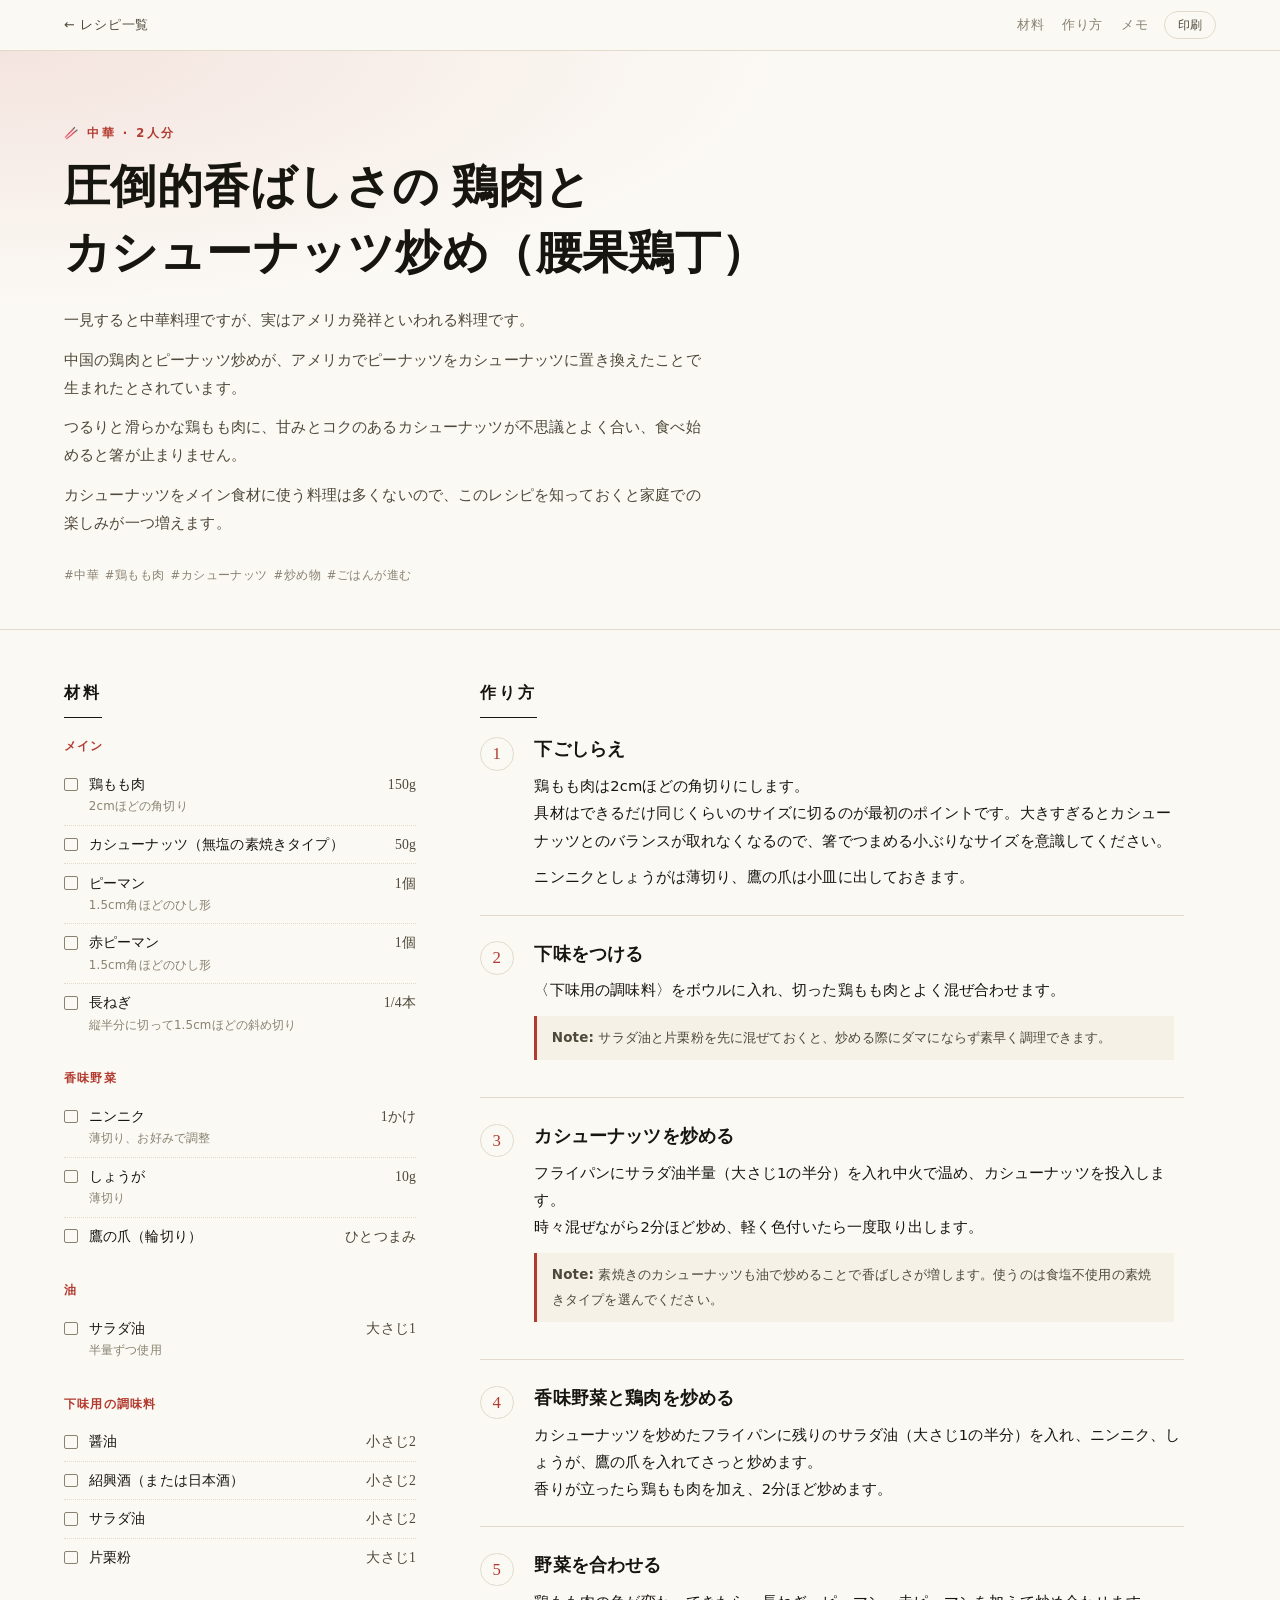
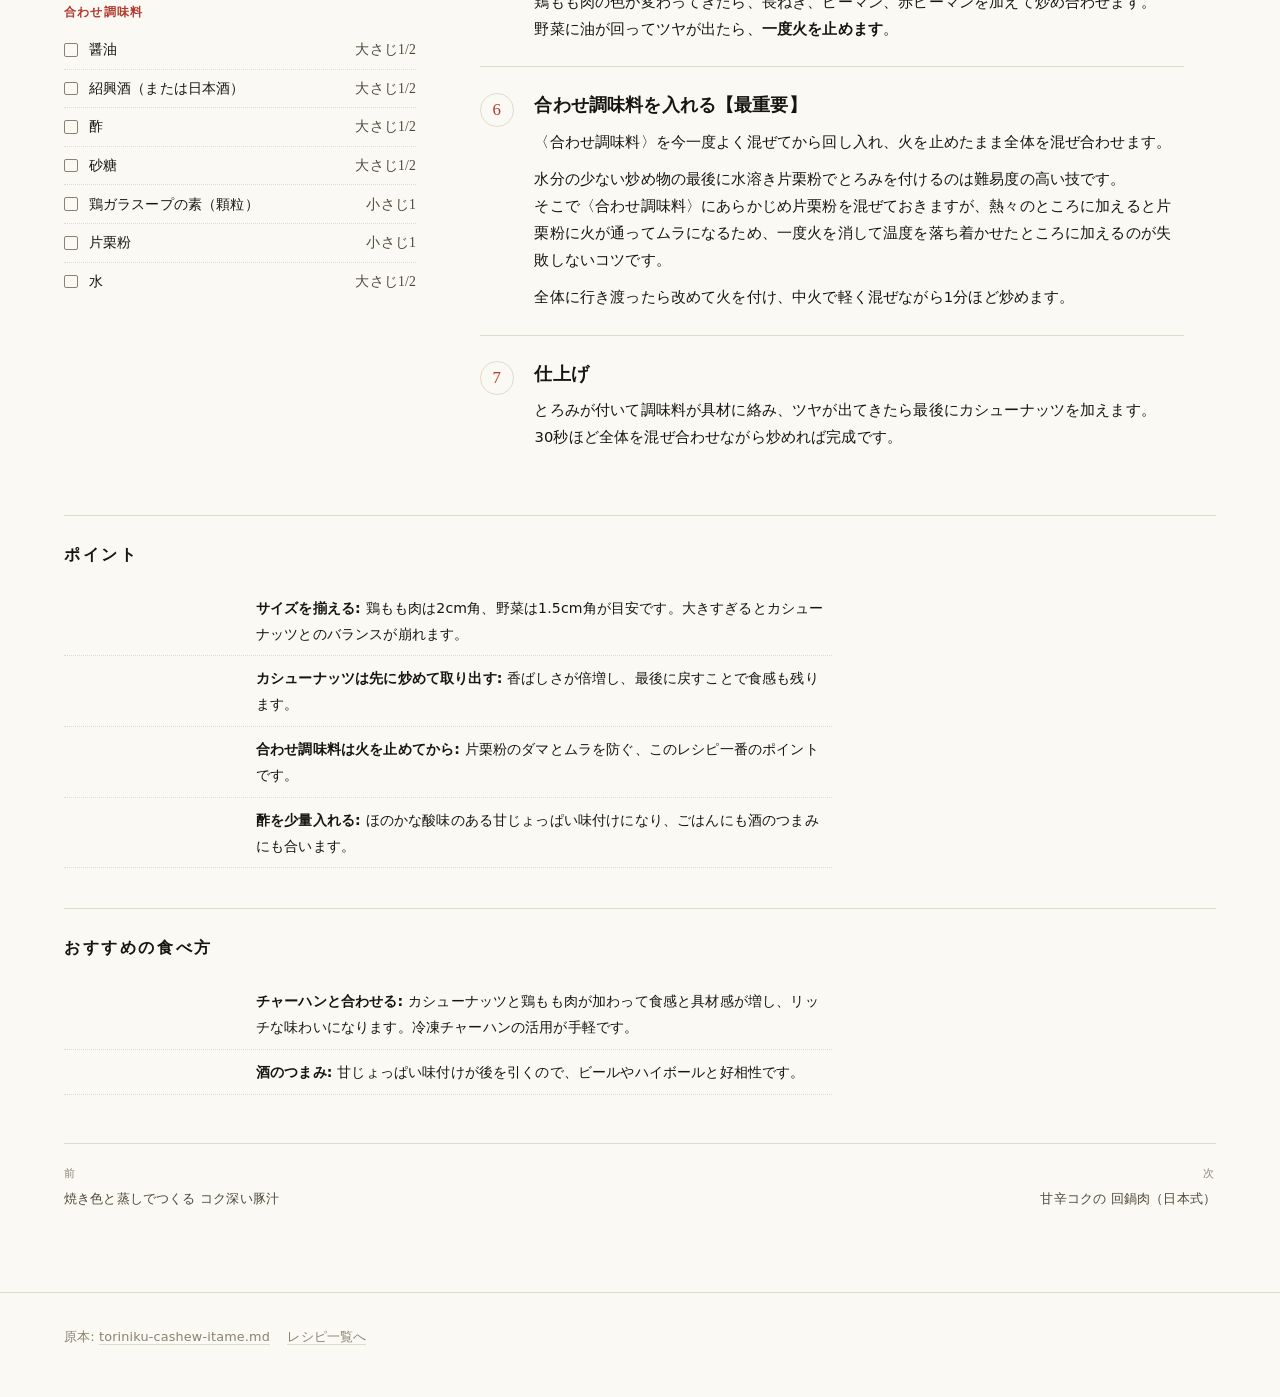
<file: docs/r/toriniku-cashew-itame.html>
<!DOCTYPE html>
<html lang="ja">
<head>
<meta charset="utf-8">
<meta name="viewport" content="width=device-width, initial-scale=1">
<title>圧倒的香ばしさの 鶏肉とカシューナッツ炒め（腰果鶏丁）｜うちのレシピ</title>
<meta name="description" content="カシューナッツを先に炒って香ばしさを出し、火を止めてから合わせ調味料を入れるアメリカン中華。">
<meta property="og:title" content="圧倒的香ばしさの 鶏肉とカシューナッツ炒め（腰果鶏丁）｜うちのレシピ">
<meta property="og:description" content="カシューナッツを先に炒って香ばしさを出し、火を止めてから合わせ調味料を入れるアメリカン中華。">
<meta property="og:type" content="website">
<link rel="stylesheet" href="../assets/style.css">
<link rel="icon" href="data:image/svg+xml,<svg xmlns='http://www.w3.org/2000/svg' viewBox='0 0 100 100'><text y='.9em' font-size='90'>🍳</text></svg>">
</head>
<body>
<nav class="topbar">
  <a class="back" href="../index.html">← レシピ一覧</a>
  <div class="topbar-anchors"><a href="#ingredients">材料</a><a href="#steps">作り方</a><a href="#notes">メモ</a></div>
  <button class="print-btn" type="button" data-print>印刷</button>
</nav>

<header class="r-head">
  <p class="kicker">🥢 中華 · 2人分</p>
  <h1 class="r-title">圧倒的香ばしさの 鶏肉とカシューナッツ炒め（腰果鶏丁）</h1>
  <div class="r-lead"><p>一見すると中華料理ですが、実はアメリカ発祥といわれる料理です。</p><p>中国の鶏肉とピーナッツ炒めが、アメリカでピーナッツをカシューナッツに置き換えたことで生まれたとされています。</p><p>つるりと滑らかな鶏もも肉に、甘みとコクのあるカシューナッツが不思議とよく合い、食べ始めると箸が止まりません。</p><p>カシューナッツをメイン食材に使う料理は多くないので、このレシピを知っておくと家庭での楽しみが一つ増えます。</p></div>
  <div class="r-tags"><span class="tag">#中華</span><span class="tag">#鶏もも肉</span><span class="tag">#カシューナッツ</span><span class="tag">#炒め物</span><span class="tag">#ごはんが進む</span></div>
</header>

<main class="r-grid">
  <aside class="ing-col" id="ingredients">
    <h2 class="col-title">材料</h2>
    <div class="ing-block"><h3 class="ing-group">メイン</h3><ul class="ings"><li class="ing"><label><input type="checkbox" class="ing-check"><span class="ing-name">鶏もも肉</span><span class="ing-amt">150g</span><span class="ing-note">2cmほどの角切り</span></label></li><li class="ing"><label><input type="checkbox" class="ing-check"><span class="ing-name">カシューナッツ（無塩の素焼きタイプ）</span><span class="ing-amt">50g</span></label></li><li class="ing"><label><input type="checkbox" class="ing-check"><span class="ing-name">ピーマン</span><span class="ing-amt">1個</span><span class="ing-note">1.5cm角ほどのひし形</span></label></li><li class="ing"><label><input type="checkbox" class="ing-check"><span class="ing-name">赤ピーマン</span><span class="ing-amt">1個</span><span class="ing-note">1.5cm角ほどのひし形</span></label></li><li class="ing"><label><input type="checkbox" class="ing-check"><span class="ing-name">長ねぎ</span><span class="ing-amt">1/4本</span><span class="ing-note">縦半分に切って1.5cmほどの斜め切り</span></label></li></ul></div><div class="ing-block"><h3 class="ing-group">香味野菜</h3><ul class="ings"><li class="ing"><label><input type="checkbox" class="ing-check"><span class="ing-name">ニンニク</span><span class="ing-amt">1かけ</span><span class="ing-note">薄切り、お好みで調整</span></label></li><li class="ing"><label><input type="checkbox" class="ing-check"><span class="ing-name">しょうが</span><span class="ing-amt">10g</span><span class="ing-note">薄切り</span></label></li><li class="ing"><label><input type="checkbox" class="ing-check"><span class="ing-name">鷹の爪（輪切り）</span><span class="ing-amt">ひとつまみ</span></label></li></ul></div><div class="ing-block"><h3 class="ing-group">油</h3><ul class="ings"><li class="ing"><label><input type="checkbox" class="ing-check"><span class="ing-name">サラダ油</span><span class="ing-amt">大さじ1</span><span class="ing-note">半量ずつ使用</span></label></li></ul></div><div class="ing-block"><h3 class="ing-group">下味用の調味料</h3><ul class="ings"><li class="ing"><label><input type="checkbox" class="ing-check"><span class="ing-name">醤油</span><span class="ing-amt">小さじ2</span></label></li><li class="ing"><label><input type="checkbox" class="ing-check"><span class="ing-name">紹興酒（または日本酒）</span><span class="ing-amt">小さじ2</span></label></li><li class="ing"><label><input type="checkbox" class="ing-check"><span class="ing-name">サラダ油</span><span class="ing-amt">小さじ2</span></label></li><li class="ing"><label><input type="checkbox" class="ing-check"><span class="ing-name">片栗粉</span><span class="ing-amt">大さじ1</span></label></li></ul></div><div class="ing-block"><h3 class="ing-group">合わせ調味料</h3><ul class="ings"><li class="ing"><label><input type="checkbox" class="ing-check"><span class="ing-name">醤油</span><span class="ing-amt">大さじ1/2</span></label></li><li class="ing"><label><input type="checkbox" class="ing-check"><span class="ing-name">紹興酒（または日本酒）</span><span class="ing-amt">大さじ1/2</span></label></li><li class="ing"><label><input type="checkbox" class="ing-check"><span class="ing-name">酢</span><span class="ing-amt">大さじ1/2</span></label></li><li class="ing"><label><input type="checkbox" class="ing-check"><span class="ing-name">砂糖</span><span class="ing-amt">大さじ1/2</span></label></li><li class="ing"><label><input type="checkbox" class="ing-check"><span class="ing-name">鶏ガラスープの素（顆粒）</span><span class="ing-amt">小さじ1</span></label></li><li class="ing"><label><input type="checkbox" class="ing-check"><span class="ing-name">片栗粉</span><span class="ing-amt">小さじ1</span></label></li><li class="ing"><label><input type="checkbox" class="ing-check"><span class="ing-name">水</span><span class="ing-amt">大さじ1/2</span></label></li></ul></div>
  </aside>
  <section class="step-col" id="steps">
    <h2 class="col-title">作り方</h2>
    <ol class="steps"><li class="step">
  <span class="step-no">1</span>
  <div class="step-body">
    <h3 class="step-title">下ごしらえ</h3>
    <p>鶏もも肉は2cmほどの角切りにします。<br>具材はできるだけ同じくらいのサイズに切るのが最初のポイントです。大きすぎるとカシューナッツとのバランスが取れなくなるので、箸でつまめる小ぶりなサイズを意識してください。</p>
<p>ニンニクとしょうがは薄切り、鷹の爪は小皿に出しておきます。</p>
  </div>
</li><li class="step">
  <span class="step-no">2</span>
  <div class="step-body">
    <h3 class="step-title">下味をつける</h3>
    <p>〈下味用の調味料〉をボウルに入れ、切った鶏もも肉とよく混ぜ合わせます。</p>
<aside class="callout"><strong>Note:</strong> サラダ油と片栗粉を先に混ぜておくと、炒める際にダマにならず素早く調理できます。</aside>
  </div>
</li><li class="step">
  <span class="step-no">3</span>
  <div class="step-body">
    <h3 class="step-title">カシューナッツを炒める</h3>
    <p>フライパンにサラダ油半量（大さじ1の半分）を入れ中火で温め、カシューナッツを投入します。<br>時々混ぜながら2分ほど炒め、軽く色付いたら一度取り出します。</p>
<aside class="callout"><strong>Note:</strong> 素焼きのカシューナッツも油で炒めることで香ばしさが増します。使うのは食塩不使用の素焼きタイプを選んでください。</aside>
  </div>
</li><li class="step">
  <span class="step-no">4</span>
  <div class="step-body">
    <h3 class="step-title">香味野菜と鶏肉を炒める</h3>
    <p>カシューナッツを炒めたフライパンに残りのサラダ油（大さじ1の半分）を入れ、ニンニク、しょうが、鷹の爪を入れてさっと炒めます。<br>香りが立ったら鶏もも肉を加え、2分ほど炒めます。</p>
  </div>
</li><li class="step">
  <span class="step-no">5</span>
  <div class="step-body">
    <h3 class="step-title">野菜を合わせる</h3>
    <p>鶏もも肉の色が変わってきたら、長ねぎ、ピーマン、赤ピーマンを加えて炒め合わせます。<br>野菜に油が回ってツヤが出たら、<strong>一度火を止めます</strong>。</p>
  </div>
</li><li class="step">
  <span class="step-no">6</span>
  <div class="step-body">
    <h3 class="step-title">合わせ調味料を入れる【最重要】</h3>
    <p>〈合わせ調味料〉を今一度よく混ぜてから回し入れ、火を止めたまま全体を混ぜ合わせます。</p>
<p>水分の少ない炒め物の最後に水溶き片栗粉でとろみを付けるのは難易度の高い技です。<br>そこで〈合わせ調味料〉にあらかじめ片栗粉を混ぜておきますが、熱々のところに加えると片栗粉に火が通ってムラになるため、一度火を消して温度を落ち着かせたところに加えるのが失敗しないコツです。</p>
<p>全体に行き渡ったら改めて火を付け、中火で軽く混ぜながら1分ほど炒めます。</p>
  </div>
</li><li class="step">
  <span class="step-no">7</span>
  <div class="step-body">
    <h3 class="step-title">仕上げ</h3>
    <p>とろみが付いて調味料が具材に絡み、ツヤが出てきたら最後にカシューナッツを加えます。<br>30秒ほど全体を混ぜ合わせながら炒めれば完成です。</p>
  </div>
</li></ol>
  </section>
</main>

<section class="panel" id="notes">
  <h2 class="panel-title">ポイント</h2>
  <ul class="kv"><li><span class="kv-k"></span><span class="kv-v"><strong>サイズを揃える:</strong> 鶏もも肉は2cm角、野菜は1.5cm角が目安です。大きすぎるとカシューナッツとのバランスが崩れます。</span></li><li><span class="kv-k"></span><span class="kv-v"><strong>カシューナッツは先に炒めて取り出す:</strong> 香ばしさが倍増し、最後に戻すことで食感も残ります。</span></li><li><span class="kv-k"></span><span class="kv-v"><strong>合わせ調味料は火を止めてから:</strong> 片栗粉のダマとムラを防ぐ、このレシピ一番のポイントです。</span></li><li><span class="kv-k"></span><span class="kv-v"><strong>酢を少量入れる:</strong> ほのかな酸味のある甘じょっぱい味付けになり、ごはんにも酒のつまみにも合います。</span></li></ul>
</section><section class="panel" id="notes">
  <h2 class="panel-title">おすすめの食べ方</h2>
  <ul class="kv"><li><span class="kv-k"></span><span class="kv-v"><strong>チャーハンと合わせる:</strong> カシューナッツと鶏もも肉が加わって食感と具材感が増し、リッチな味わいになります。冷凍チャーハンの活用が手軽です。</span></li><li><span class="kv-k"></span><span class="kv-v"><strong>酒のつまみ:</strong> 甘じょっぱい味付けが後を引くので、ビールやハイボールと好相性です。</span></li></ul>
</section>

<nav class="pager"><a class="pn" href="tonjiru-kojima.html"><span>前</span>焼き色と蒸しでつくる コク深い豚汁</a><a class="pn pn-next" href="hoikoro-japanese-style.html"><span>次</span>甘辛コクの 回鍋肉（日本式）</a></nav>

<footer class="site-foot">
  <p>原本: <a href="https://github.com/tsubotan1985/recipes/blob/main/toriniku-cashew-itame.md">toriniku-cashew-itame.md</a>
  　<a href="../index.html">レシピ一覧へ</a></p>
</footer>

<script src="../assets/app.js"></script>
</body>
</html>
</file>
<file: docs/assets/style.css>
/* うちのレシピ — editorial stylesheet (external assets, no webfonts) */

:root {
  --paper: #fbf9f4;
  --paper-2: #f5f1e7;
  --ink: #17150f;
  --ink-soft: #4e4839;
  --ink-mute: #8a8271;
  --rule: #e2dbcb;
  --accent: #b23a2f;
  --accent-soft: #f4e4df;
  --serif: "Hiragino Mincho ProN", "Yu Mincho", "YuMincho", "Noto Serif JP", "Songti SC", serif;
  --sans: "Hiragino Sans", "Hiragino Kaku Gothic ProN", "Yu Gothic", "YuGothic", "Noto Sans JP", system-ui, sans-serif;
  --measure: 40rem;
  --shadow: 0 1px 0 var(--rule);
}

@media (prefers-color-scheme: dark) {
  :root {
    --paper: #14130f;
    --paper-2: #1c1a15;
    --ink: #f2eee3;
    --ink-soft: #c8c1b0;
    --ink-mute: #8d8574;
    --rule: #302c24;
    --accent: #e2705f;
    --accent-soft: #2a1c19;
  }
}

* { box-sizing: border-box; }

html { -webkit-text-size-adjust: 100%; }

body {
  margin: 0;
  background: var(--paper);
  color: var(--ink);
  font-family: var(--sans);
  font-size: 16px;
  line-height: 1.85;
  letter-spacing: .01em;
  -webkit-font-smoothing: antialiased;
}

a { color: inherit; text-decoration: none; }
a:hover { color: var(--accent); }

.visually-hidden {
  position: absolute; width: 1px; height: 1px; overflow: hidden;
  clip: rect(0 0 0 0); white-space: nowrap;
}

.muted { color: var(--ink-mute); }

/* ---------------------------------------------------------------- shared */

.kicker {
  margin: 0;
  font-size: .72rem;
  letter-spacing: .22em;
  text-transform: uppercase;
  color: var(--accent);
  font-weight: 600;
}

.tag {
  display: inline-block;
  font-size: .72rem;
  color: var(--ink-mute);
  letter-spacing: .04em;
  margin-right: .5em;
}

.site-foot {
  border-top: 1px solid var(--rule);
  margin-top: 5rem;
  padding: 2rem clamp(1.25rem, 5vw, 4rem) 3rem;
  font-size: .8rem;
  color: var(--ink-mute);
}
.site-foot p { margin: 0; }
.site-foot a { border-bottom: 1px solid var(--rule); }
.site-foot a:hover { border-color: var(--accent); }

/* ----------------------------------------------------------------- index */

.hero {
  padding: clamp(3rem, 9vw, 6.5rem) clamp(1.25rem, 5vw, 4rem) clamp(1.75rem, 4vw, 3rem);
  border-bottom: 1px solid var(--rule);
  background:
    radial-gradient(120% 90% at 100% 0%, var(--accent-soft) 0%, transparent 55%),
    var(--paper);
}

.hero-title {
  font-family: var(--serif);
  font-weight: 600;
  font-size: clamp(2.5rem, 7.5vw, 4.6rem);
  line-height: 1.15;
  letter-spacing: .06em;
  margin: .5rem 0 1.25rem;
}

.hero-lede {
  max-width: var(--measure);
  margin: 0;
  color: var(--ink-soft);
  font-size: 1rem;
}

.hero-meta {
  display: flex;
  gap: 1.25rem;
  margin-top: 1.75rem;
  font-size: .78rem;
  letter-spacing: .12em;
  color: var(--ink-mute);
}
.hero-meta span + span { position: relative; padding-left: 1.25rem; }
.hero-meta span + span::before {
  content: ""; position: absolute; left: 0; top: 50%;
  width: 4px; height: 4px; background: var(--rule); border-radius: 50%;
}

.toolbar {
  position: sticky;
  top: 0;
  z-index: 10;
  display: flex;
  flex-wrap: wrap;
  gap: 1rem 1.5rem;
  align-items: center;
  justify-content: space-between;
  padding: .9rem clamp(1.25rem, 5vw, 4rem);
  border-bottom: 1px solid var(--rule);
  background: color-mix(in srgb, var(--paper) 92%, transparent);
  backdrop-filter: blur(8px);
}

.search {
  width: min(24rem, 70vw);
  padding: .5rem .1rem;
  border: 0;
  border-bottom: 1px solid var(--rule);
  background: transparent;
  color: var(--ink);
  font-family: var(--sans);
  font-size: .9rem;
  outline: none;
}
.search:focus { border-color: var(--accent); }
.search::placeholder { color: var(--ink-mute); }

.chips { display: flex; flex-wrap: wrap; gap: .4rem; }

.chip {
  appearance: none;
  border: 1px solid var(--rule);
  background: transparent;
  color: var(--ink-soft);
  font-family: var(--sans);
  font-size: .78rem;
  letter-spacing: .04em;
  padding: .32rem .7rem;
  border-radius: 999px;
  cursor: pointer;
  transition: background .15s, color .15s, border-color .15s;
}
.chip:hover { border-color: var(--ink-mute); color: var(--ink); }
.chip.is-active {
  background: var(--ink);
  border-color: var(--ink);
  color: var(--paper);
}
.chip-n {
  margin-left: .45em;
  font-size: .68rem;
  opacity: .6;
}

main { padding: clamp(1.5rem, 4vw, 3rem) clamp(1.25rem, 5vw, 4rem) 0; }

.cards {
  list-style: none;
  margin: 0;
  padding: 0;
  display: grid;
  grid-template-columns: repeat(auto-fill, minmax(min(100%, 21rem), 1fr));
  gap: 0 clamp(1.5rem, 4vw, 3rem);
}

.card {
  border-top: 2px solid var(--ink);
  padding: 1.4rem 0 2.2rem;
  position: relative;
  display: flex;
}
.card::after {
  content: "";
  position: absolute;
  left: 0; top: -2px;
  width: 0; height: 2px;
  background: var(--accent);
  transition: width .35s cubic-bezier(.2,.7,.2,1);
}
.card:hover::after { width: 100%; }

.card-link {
  display: flex;
  flex-direction: column;
  flex: 1;
}

.card-head {
  display: flex;
  justify-content: space-between;
  align-items: baseline;
  gap: .75rem;
}

.card-no {
  font-family: var(--serif);
  font-size: .8rem;
  letter-spacing: .1em;
  color: var(--ink-mute);
}

.card-cat {
  font-size: .74rem;
  letter-spacing: .1em;
  color: var(--ink-mute);
  white-space: nowrap;
}

.card-title {
  font-family: var(--serif);
  font-size: 1.32rem;
  font-weight: 600;
  line-height: 1.5;
  letter-spacing: .02em;
  margin: .9rem 0 .6rem;
  word-break: auto-phrase;
  line-break: strict;
  text-wrap: balance;
}

.card-desc {
  margin: 0 0 .9rem;
  font-size: .86rem;
  line-height: 1.8;
  color: var(--ink-soft);
}

.card-foot {
  display: flex;
  flex-wrap: wrap;
  gap: .35rem 1rem;
  align-items: baseline;
  font-size: .74rem;
  color: var(--ink-mute);
  margin-top: auto;
  padding-top: .9rem;
}
.card-serv { letter-spacing: .08em; }
.card-tags {
  display: inline-flex;
  flex-wrap: wrap;
  padding-left: .9rem;
  border-left: 1px solid var(--rule);
}

.empty { padding: 3rem 0; color: var(--ink-mute); }

/* ---------------------------------------------------------------- recipe */

.topbar {
  position: sticky;
  top: 0;
  z-index: 10;
  display: flex;
  align-items: center;
  gap: 1rem;
  padding: .7rem clamp(1.25rem, 5vw, 4rem);
  border-bottom: 1px solid var(--rule);
  background: color-mix(in srgb, var(--paper) 92%, transparent);
  backdrop-filter: blur(8px);
  font-size: .8rem;
  letter-spacing: .06em;
}
.back { color: var(--ink-soft); }
.topbar-anchors { display: flex; gap: 1.1rem; margin-left: auto; color: var(--ink-mute); }
.topbar-anchors a:hover { color: var(--accent); }
.print-btn {
  appearance: none;
  border: 1px solid var(--rule);
  background: transparent;
  color: var(--ink-soft);
  font-family: var(--sans);
  font-size: .76rem;
  padding: .28rem .8rem;
  border-radius: 999px;
  cursor: pointer;
}
.print-btn:hover { border-color: var(--ink-mute); color: var(--ink); }

.r-head {
  padding: clamp(2.25rem, 6vw, 4.5rem) clamp(1.25rem, 5vw, 4rem) clamp(1.5rem, 4vw, 2.5rem);
  border-bottom: 1px solid var(--rule);
  background:
    radial-gradient(110% 80% at 0% 0%, var(--accent-soft) 0%, transparent 55%),
    var(--paper);
}

.r-title {
  font-family: var(--serif);
  font-size: clamp(1.7rem, 4.4vw, 2.85rem);
  font-weight: 600;
  line-height: 1.45;
  letter-spacing: .01em;
  margin: .6rem 0 1.25rem;
  max-width: 44rem;
  word-break: auto-phrase;
  line-break: strict;
  text-wrap: balance;
}

.r-lead { max-width: var(--measure); color: var(--ink-soft); font-size: .95rem; }
.r-lead p { margin: 0 0 .7rem; }
.r-lead p:last-child { margin-bottom: 0; }
.r-tags { margin-top: 1.4rem; }

.r-grid {
  display: grid;
  grid-template-columns: minmax(17rem, 22rem) minmax(0, 1fr);
  gap: clamp(1.75rem, 5vw, 4.5rem);
  align-items: start;
  padding: clamp(1.75rem, 4vw, 3rem) clamp(1.25rem, 5vw, 4rem) 0;
  margin: 0;
  max-width: 78rem;
}

.ing-col { position: sticky; top: 4.2rem; }

.col-title {
  font-family: var(--serif);
  font-size: 1.02rem;
  font-weight: 600;
  letter-spacing: .18em;
  margin: 0 0 1.1rem;
  padding-bottom: .55rem;
  border-bottom: 1px solid var(--ink);
  display: inline-block;
}

.ing-block { margin-bottom: 1.5rem; }

.ing-group {
  font-size: .76rem;
  font-weight: 600;
  letter-spacing: .1em;
  color: var(--accent);
  margin: 0 0 .5rem;
}

.ings { list-style: none; margin: 0; padding: 0; }

.ing { border-bottom: 1px dotted var(--rule); }
.ing:last-child { border-bottom: 0; }

.ing label {
  display: grid;
  grid-template-columns: 1.1rem minmax(0, 1fr) auto;
  grid-template-areas: "box name amt" ". note note";
  align-items: baseline;
  gap: 0 .45rem;
  padding: .38rem 0;
  cursor: pointer;
  font-size: .88rem;
}

.ing-check {
  grid-area: box;
  appearance: none;
  width: .85rem; height: .85rem;
  margin: 0;
  border: 1px solid var(--ink-mute);
  border-radius: 2px;
  cursor: pointer;
  position: relative;
  top: .15rem;
}
.ing-check:checked { background: var(--accent); border-color: var(--accent); }
.ing-check:checked::after {
  content: "";
  position: absolute;
  left: .22rem; top: .05rem;
  width: .3rem; height: .55rem;
  border: solid var(--paper);
  border-width: 0 1.5px 1.5px 0;
  transform: rotate(40deg);
}

.ing-name { grid-area: name; line-height: 1.6; }
.ing-amt {
  grid-area: amt;
  text-align: right;
  font-family: var(--serif);
  font-size: .86rem;
  color: var(--ink-soft);
  white-space: nowrap;
}
.ing-note {
  grid-area: note;
  font-size: .74rem;
  color: var(--ink-mute);
  line-height: 1.6;
  padding-bottom: .15rem;
}
.ing-check:checked ~ .ing-name,
.ing-check:checked ~ .ing-amt { color: var(--ink-mute); text-decoration: line-through; }

.ing-xs {
  font-size: .76rem;
  color: var(--ink-mute);
  margin: .5rem 0 0;
}

.steps { list-style: none; margin: 0; padding: 0; counter-reset: step; }

.step {
  display: grid;
  grid-template-columns: 2.4rem minmax(0, 1fr);
  gap: .25rem 1rem;
  padding: 1.5rem 0;
  border-top: 1px solid var(--rule);
}
.step:first-child { border-top: 0; padding-top: 0; }

.step-no {
  font-family: var(--serif);
  font-size: 1.05rem;
  color: var(--accent);
  border: 1px solid var(--rule);
  border-radius: 50%;
  width: 2.1rem; height: 2.1rem;
  display: grid;
  place-items: center;
  margin-top: .1rem;
}

.step-title {
  font-family: var(--serif);
  font-size: 1.12rem;
  font-weight: 600;
  line-height: 1.6;
  margin: 0 0 .5rem;
}
.step-title:empty { display: none; }

.step-body p { margin: 0 0 .6rem; font-size: .92rem; }
.step-body p:last-child { margin-bottom: 0; }
.step-body p.note { font-size: .82rem; color: var(--ink-mute); }

.callout {
  margin: .8rem 0;
  padding: .6rem .9rem;
  border-left: 3px solid var(--accent);
  background: var(--paper-2);
  font-size: .84rem;
  color: var(--ink-soft);
}

.step-body ul.mini, .step-body ol.mini { margin: .4rem 0 .6rem; padding-left: 1.15rem; font-size: .88rem; }
.step-body li { margin-bottom: .2rem; }
.step-body li.sub { margin-left: .8rem; list-style: circle; }
.step-body .subhead { font-weight: 600; font-size: .9rem; margin: .8rem 0 .3rem; }
.step-body code {
  font-family: ui-monospace, SFMono-Regular, Menlo, monospace;
  font-size: .86em;
  background: var(--paper-2);
  padding: .05em .3em;
  border-radius: 3px;
}

.panel {
  margin: clamp(1.5rem, 4vw, 2.5rem) clamp(1.25rem, 5vw, 4rem) 0;
  padding-top: 1.5rem;
  border-top: 1px solid var(--rule);
  max-width: 78rem;
}
.panel-title {
  font-family: var(--serif);
  font-size: 1.02rem;
  font-weight: 600;
  letter-spacing: .16em;
  margin: 0 0 1rem;
}
.prose { max-width: var(--measure); font-size: .9rem; }
.prose p { margin: 0 0 .5rem; }
.prose ul.mini, .prose ol.mini { padding-left: 1.15rem; font-size: .88rem; }
.callout { max-width: var(--measure); }

.kv { list-style: none; margin: 0; padding: 0; max-width: 48rem; }
.kv li {
  display: grid;
  grid-template-columns: 11rem minmax(0, 1fr);
  gap: 1rem;
  padding: .55rem 0;
  border-bottom: 1px dotted var(--rule);
  font-size: .88rem;
}
.kv-k { color: var(--accent); font-weight: 600; font-size: .82rem; letter-spacing: .04em; }

.pager {
  display: flex;
  justify-content: space-between;
  gap: 1.5rem;
  margin: 3rem clamp(1.25rem, 5vw, 4rem) 0;
  padding-top: 1.25rem;
  border-top: 1px solid var(--rule);
  font-size: .84rem;
  color: var(--ink-soft);
}
.pn { max-width: 46%; }
.pn span {
  display: block;
  font-size: .68rem;
  letter-spacing: .18em;
  color: var(--ink-mute);
  margin-bottom: .2rem;
}
.pn-next { text-align: right; margin-left: auto; }

/* -------------------------------------------------------------- responsive */

@media (max-width: 62rem) {
  .r-grid { grid-template-columns: 1fr; }
  .ing-col { position: static; }
  .ing-col .col-title { margin-bottom: .9rem; }
}

@media (max-width: 40rem) {
  body { font-size: 15px; line-height: 1.8; }
  .toolbar { position: static; }
  .topbar-anchors { display: none; }
  .kv li { grid-template-columns: 1fr; gap: 0; }
  .card-cat { float: none; display: block; margin-top: .3rem; }
  .card-title { margin-top: .4rem; }
  .step { grid-template-columns: 1.9rem minmax(0, 1fr); gap: .1rem .75rem; }
  .step-no { width: 1.7rem; height: 1.7rem; font-size: .9rem; }
}

/* ------------------------------------------------------------------ print */

@page { margin: 13mm 12mm; }

@media print {
  :root {
    --paper: #fff; --ink: #000; --ink-soft: #222; --ink-mute: #555;
    --rule: #bbb; --accent: #8b2a20; --paper-2: #f4f4f4;
  }
  body { font-size: 9.5pt; line-height: 1.55; background: #fff; }
  .topbar, .pager, .site-foot, .print-btn, .chips, .toolbar, .tag { display: none !important; }
  .r-head { padding: 0 0 .6rem; background: none; border-bottom: 1.5pt solid #000; }
  .r-title { font-size: 17pt; margin: .2rem 0 .5rem; max-width: none; }
  .r-lead { font-size: 9pt; }
  .r-tags { display: none; }
  .r-grid {
    display: grid;
    grid-template-columns: 8.4cm minmax(0, 1fr);
    gap: 1cm;
    padding: 0;
    margin-top: .8rem;
    max-width: none;
  }
  .ing-col { position: static; break-inside: avoid; }
  .ing-check { display: none; }
  .ing label {
    grid-template-columns: minmax(0, 1fr) auto;
    grid-template-areas: "name amt" "note note";
    padding: .22rem 0;
    font-size: 8.8pt;
  }
  .ing-amt { font-size: 8.6pt; }
  .ing-note { font-size: 7.6pt; }
  .ing-group { font-size: 8pt; margin: .5rem 0 .25rem; }
  .step { break-inside: avoid; padding: .5rem 0; grid-template-columns: 1.5rem minmax(0,1fr); gap: 0 .6rem; }
  .step-no { border-color: #999; width: 1.35rem; height: 1.35rem; font-size: 8.5pt; }
  .step-title { font-size: 10pt; margin-bottom: .2rem; }
  .step-body p { font-size: 8.8pt; margin-bottom: .35rem; }
  .callout { font-size: 8pt; padding: .35rem .6rem; margin: .4rem 0; }
  .panel { margin: .8rem 0 0; max-width: none; padding-top: .6rem; break-inside: avoid; }
  .panel-title { font-size: 9.5pt; }
  .kv li { grid-template-columns: max-content minmax(0, 1fr); gap: .6rem; padding: .3rem 0; font-size: 8.8pt; }
  .kv-k { font-size: 8pt; }
  a { text-decoration: none; color: #000; }
}
</file>
